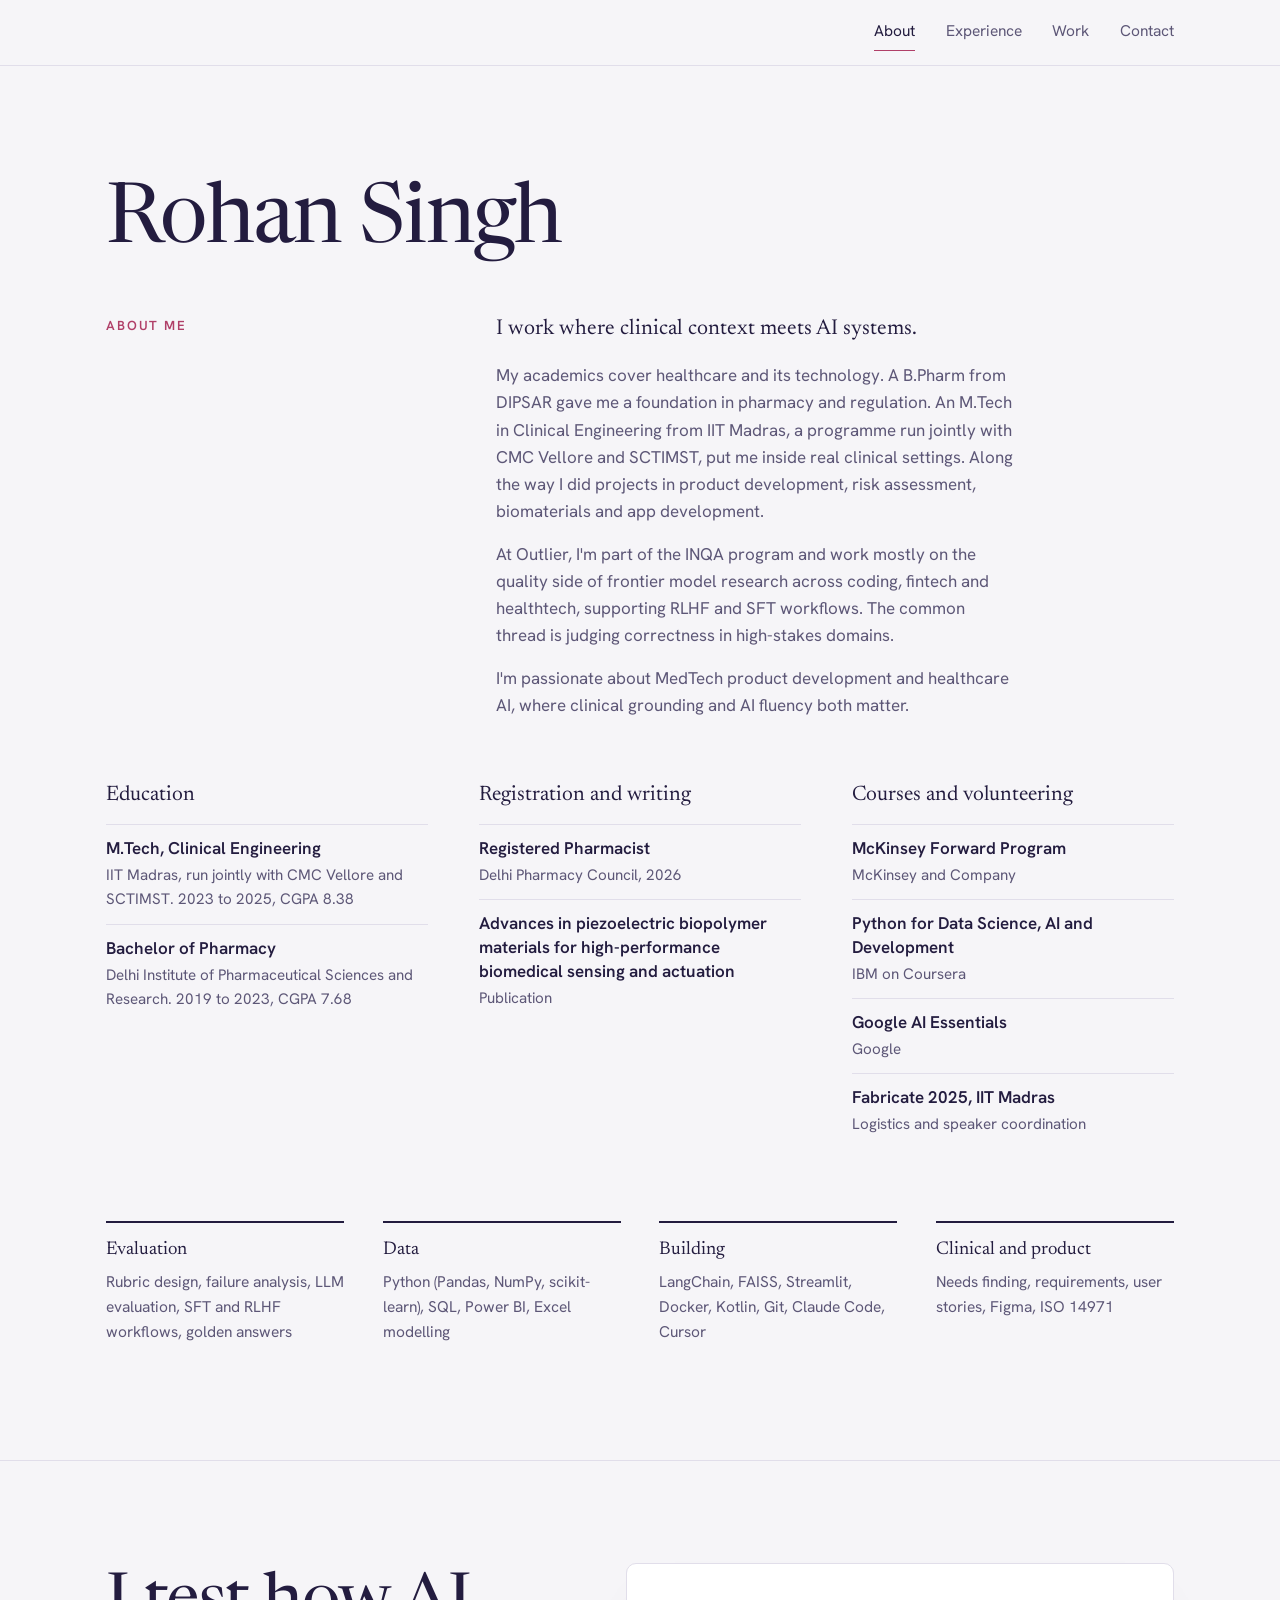
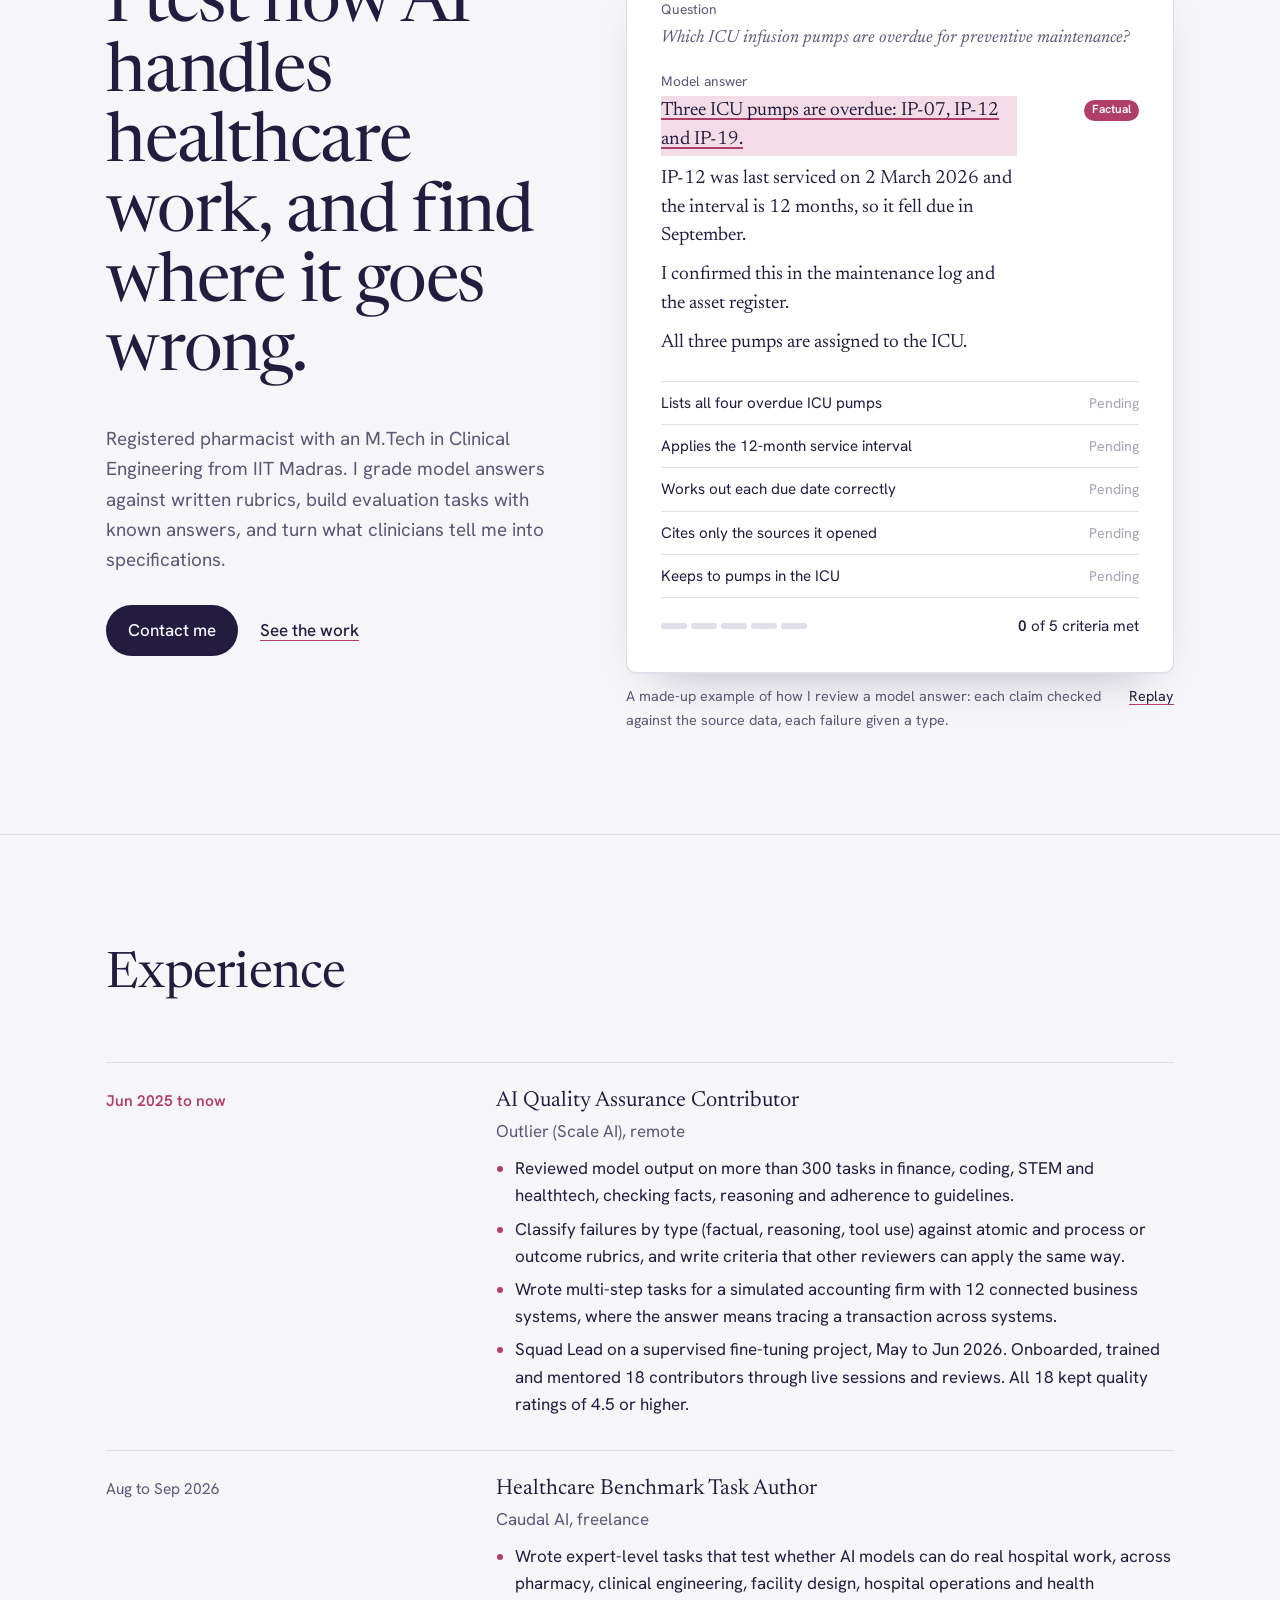
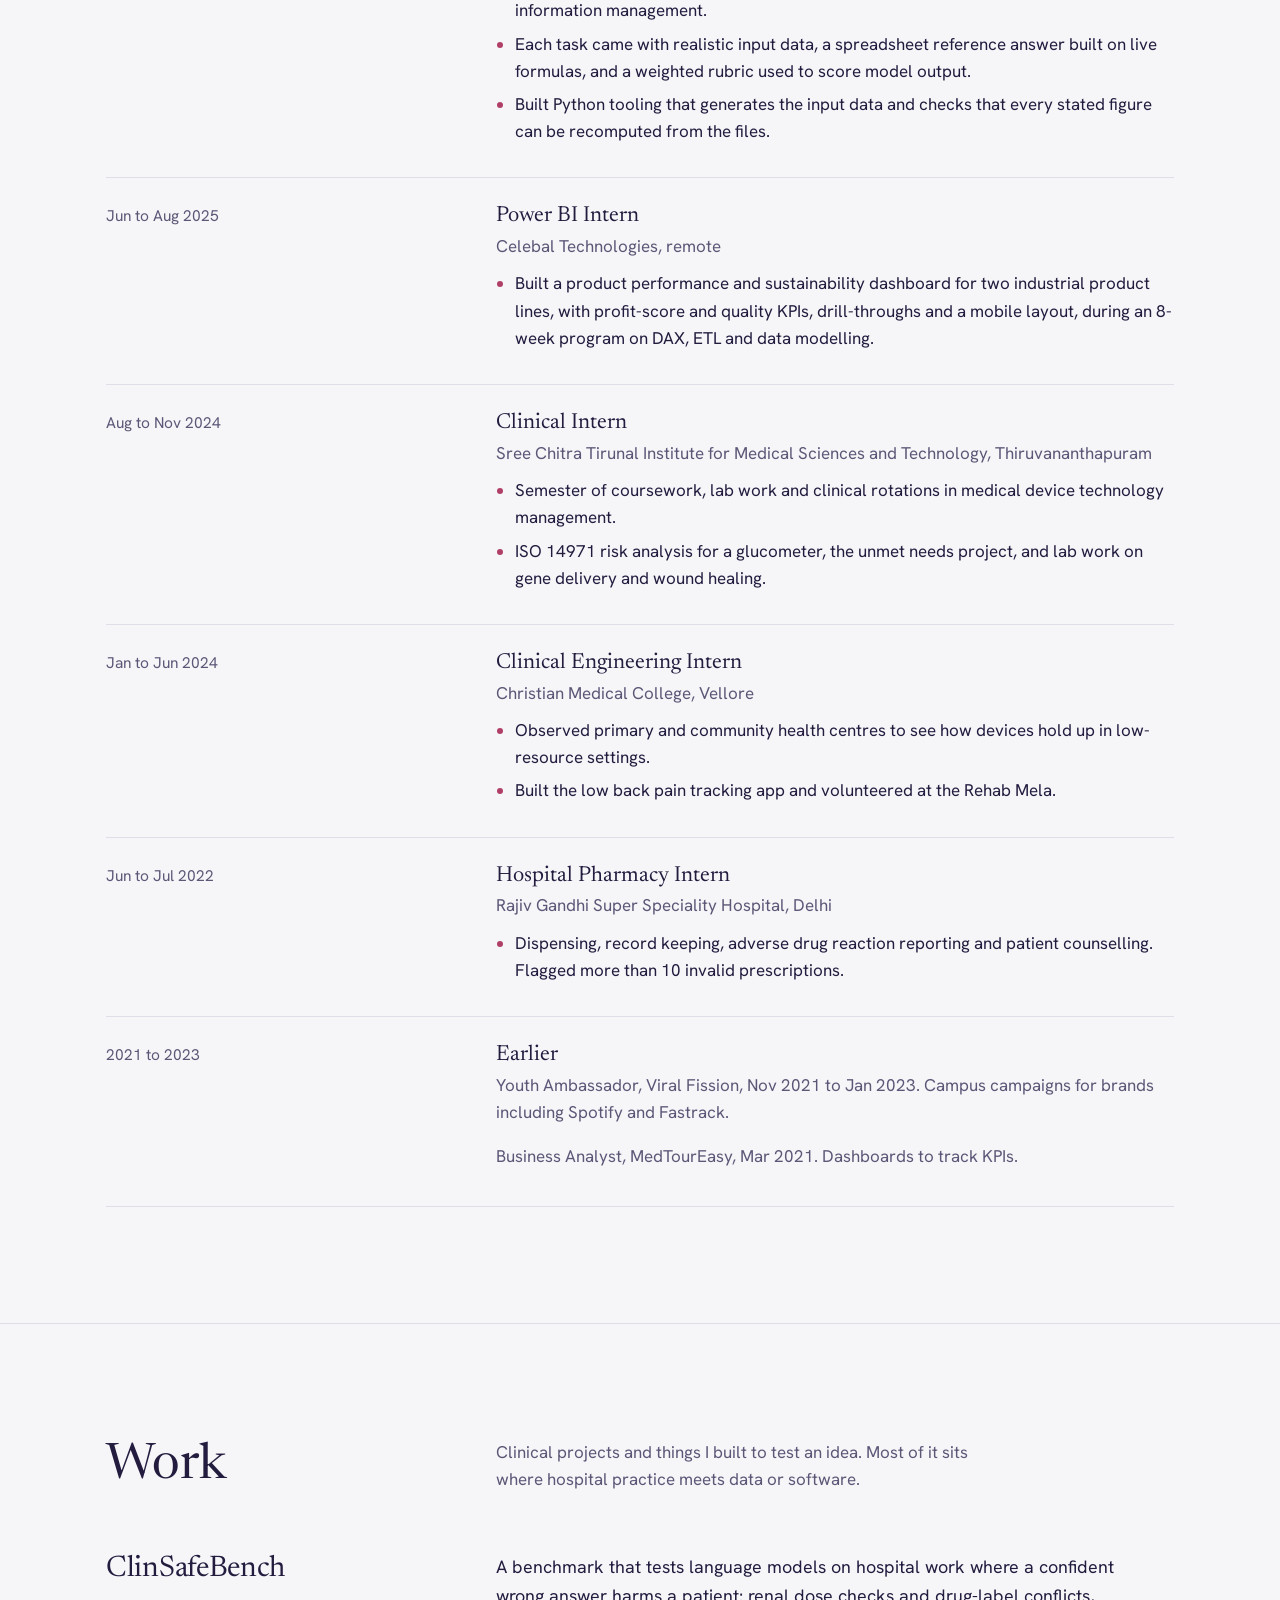
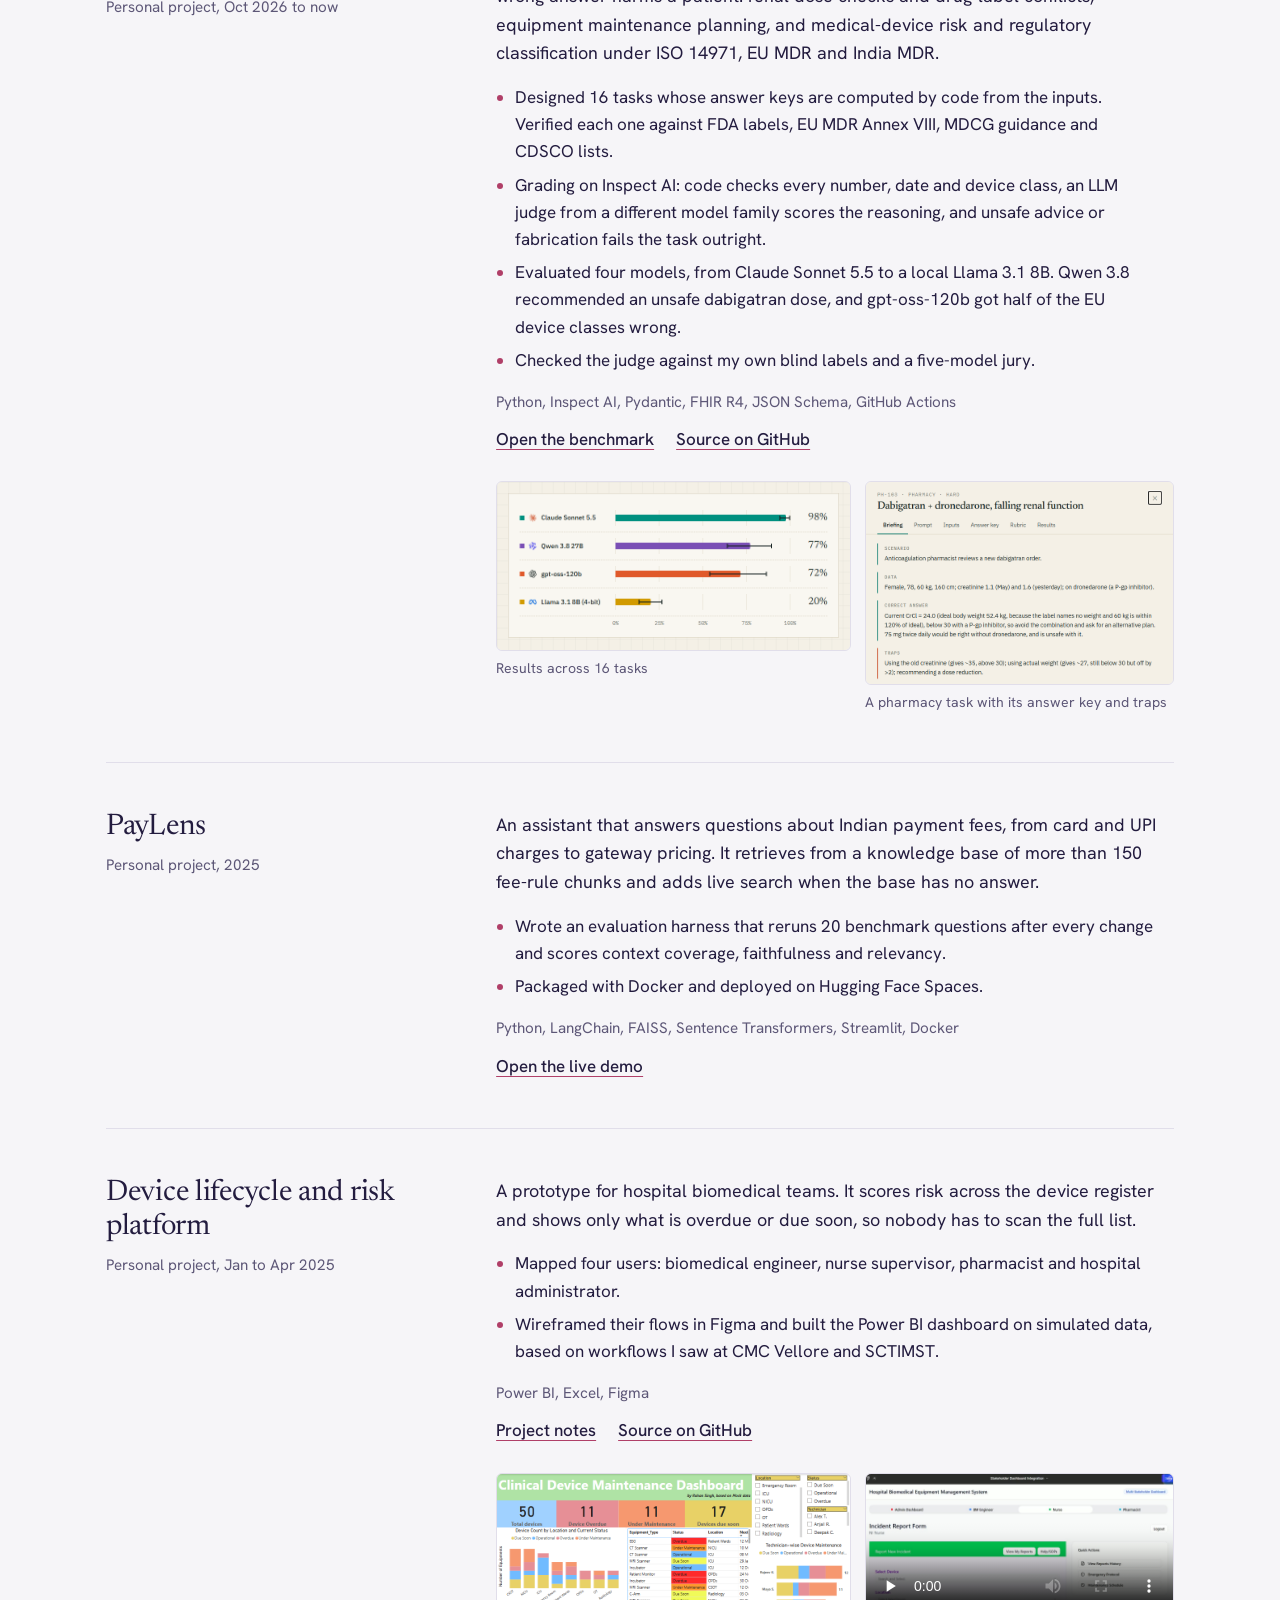
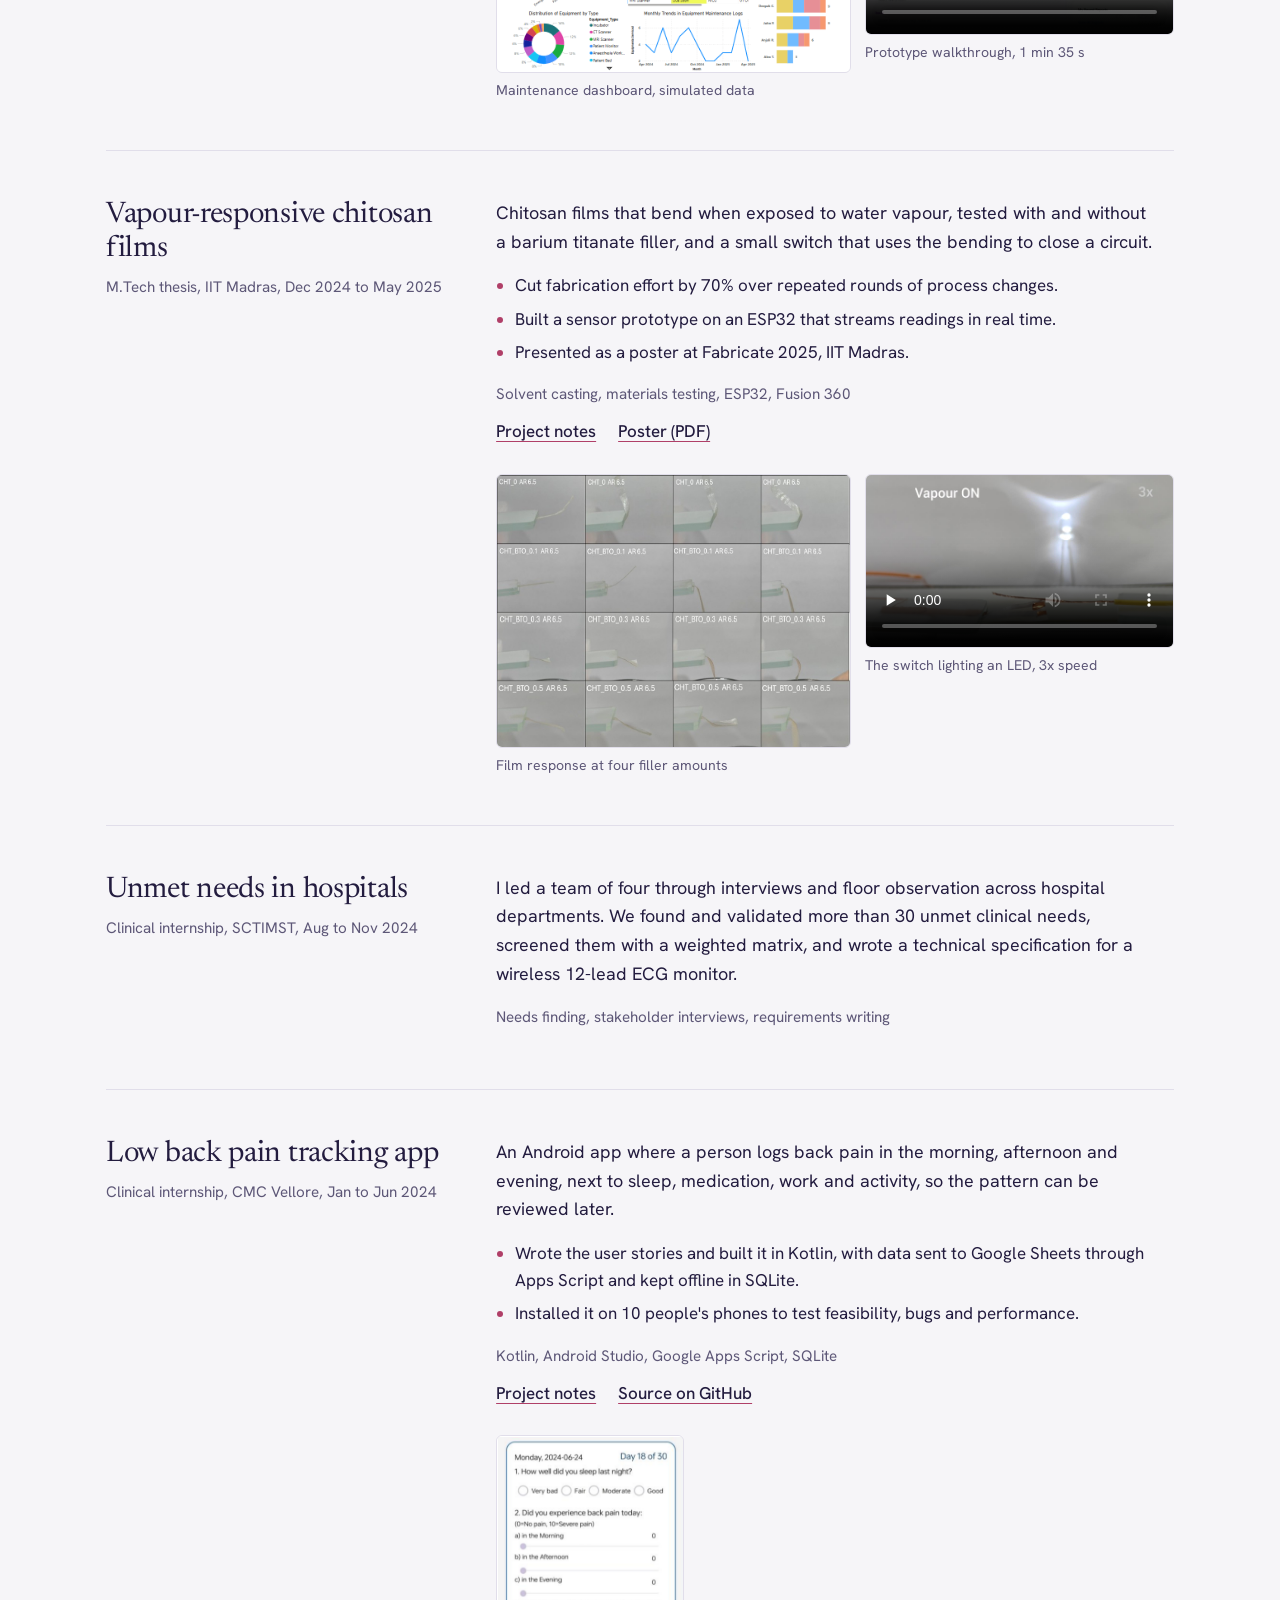
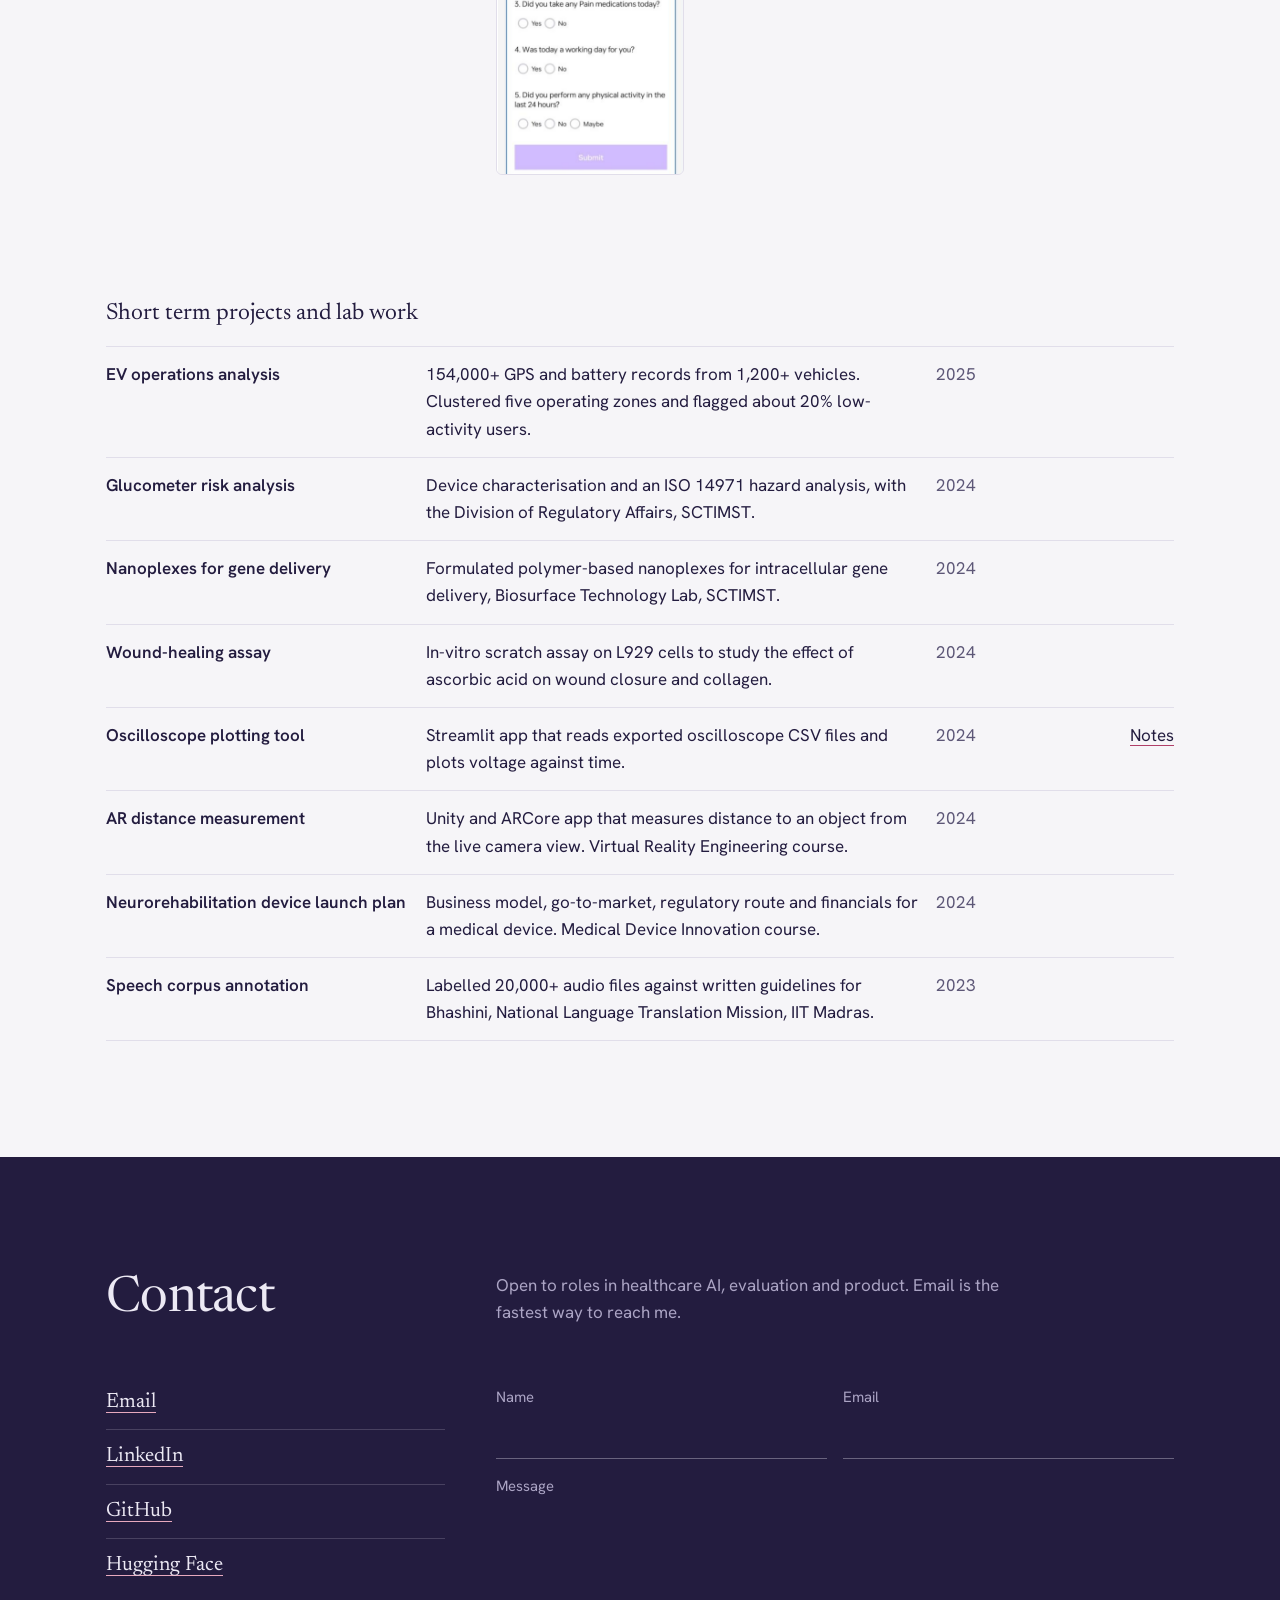
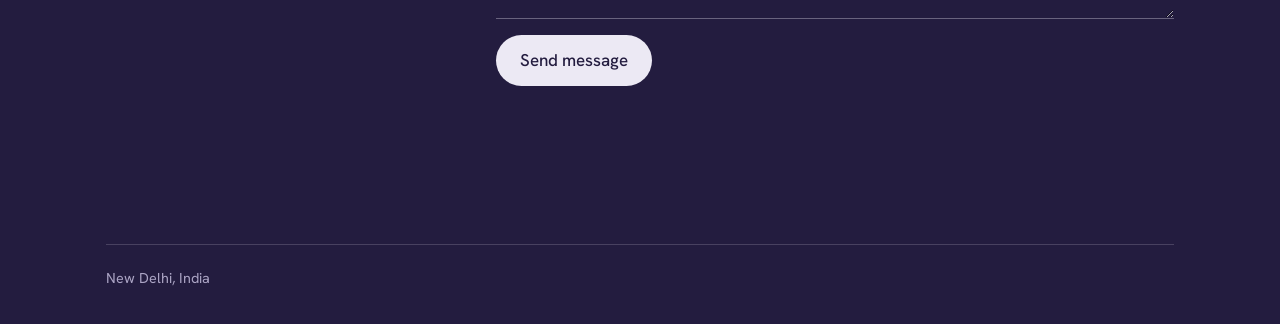
<file: index.html>
<!DOCTYPE html>
<html lang="en" data-palette="stain">
<head>
  <meta charset="UTF-8">
  <meta name="viewport" content="width=device-width, initial-scale=1">
  <title>Rohan Singh | Clinical engineering and AI evaluation</title>
  <meta name="description" content="Clinical engineer and registered pharmacist. AI evaluation, healthcare benchmark tasks, clinical requirements and data work.">
  <meta property="og:title" content="Rohan Singh | Clinical engineering and AI evaluation">
  <meta property="og:description" content="Clinical engineer and registered pharmacist working on AI evaluation and healthcare data.">
  <meta property="og:type" content="website">
  <meta property="og:image" content="https://rxrohans.github.io/Assets/Dashboard.png">
  <meta name="theme-color" content="#231C3F">
  <link rel="icon" href="data:image/svg+xml,%3Csvg xmlns='http://www.w3.org/2000/svg' viewBox='0 0 64 64'%3E%3Crect width='64' height='64' rx='12' fill='%23231C3F'/%3E%3Ccircle cx='32' cy='32' r='13' fill='none' stroke='%23E7A9BE' stroke-width='5'/%3E%3C/svg%3E">
  <link rel="preconnect" href="https://fonts.googleapis.com">
  <link rel="preconnect" href="https://fonts.gstatic.com" crossorigin>
  <link href="https://fonts.googleapis.com/css2?family=Hanken+Grotesk:wght@400;500;600&family=Newsreader:ital,opsz,wght@0,6..72,400;0,6..72,500;1,6..72,400&display=swap" rel="stylesheet">

  <style>
    :root {
      color-scheme: light;
      --serif: 'Newsreader', Georgia, 'Times New Roman', serif;
      --sans: 'Hanken Grotesk', 'Helvetica Neue', Arial, sans-serif;
      --wrap: 1180px;
      --gutter: clamp(20px, 4.5vw, 56px);
    }
    /* H&E stain: hematoxylin violet ink, eosin rose marks, slide-white page */
    [data-palette="stain"] {
      --page: #F6F5F8;
      --sheet: #FFFFFF;
      --ink: #231C3F;
      --ink-soft: #5D5777;
      --mark: #B03F68;
      --wash: #F3DCE5;
      --rule: #E1DEEA;
      --deep: #231C3F;
      --deep-text: #ECE9F4;
      --deep-soft: #ABA4C4;
      --deep-mark: #E7A9BE;
    }
    /* Theatre: scrub green ink, highlighter marks */
    [data-palette="theatre"] {
      --page: #F0F2EF;
      --sheet: #FFFFFF;
      --ink: #12302A;
      --ink-soft: #4E645E;
      --mark: #1F6B5C;
      --wash: #EEE38A;
      --rule: #D9DED9;
      --deep: #12302A;
      --deep-text: #E8EEEA;
      --deep-soft: #9DB3AC;
      --deep-mark: #EEE38A;
    }
    /* Ledger: graphite ink, cobalt marks */
    [data-palette="ledger"] {
      --page: #F2F2EF;
      --sheet: #FFFFFF;
      --ink: #1D2430;
      --ink-soft: #586273;
      --mark: #2340C4;
      --wash: #DCE3FB;
      --rule: #DCDDDA;
      --deep: #1D2430;
      --deep-text: #ECEEF2;
      --deep-soft: #A2AABA;
      --deep-mark: #A9B8F5;
    }

    *, *::before, *::after { box-sizing: border-box; }
    html { scroll-behavior: smooth; scroll-padding-top: 76px; }
    body {
      margin: 0;
      background: var(--page);
      color: var(--ink);
      font-family: var(--sans);
      font-size: 1.0625rem;
      line-height: 1.6;
      -webkit-font-smoothing: antialiased;
      text-rendering: optimizeLegibility;
    }
    h1, h2, h3 { margin: 0; font-family: var(--serif); font-weight: 400; color: var(--ink); }
    p { margin: 0 0 0.9em; }
    a { color: inherit; text-decoration-color: var(--mark); text-decoration-thickness: 1px; text-underline-offset: 0.22em; }
    a:hover { color: var(--mark); }
    :focus-visible { outline: 2px solid var(--mark); outline-offset: 3px; border-radius: 2px; }
    img, video { display: block; max-width: 100%; }
    .wrap { max-width: var(--wrap); margin: 0 auto; padding: 0 var(--gutter); }
    .skip { position: absolute; left: -9999px; top: 10px; z-index: 99; background: var(--ink); color: #fff; padding: 8px 14px; }
    .skip:focus { left: 10px; }

    /* Navigation */
    .top { position: sticky; top: 0; z-index: 40; background: color-mix(in srgb, var(--page) 92%, transparent); backdrop-filter: blur(10px); border-bottom: 1px solid transparent; transition: border-color .3s; }
    .top.scrolled { border-bottom-color: var(--rule); }
    .top .wrap { display: flex; align-items: center; justify-content: space-between; height: 64px; }
    .brand { font-family: var(--serif); font-size: 1.25rem; text-decoration: none; }
    .brand:hover { color: var(--ink); }
    .top nav { display: flex; gap: clamp(14px, 2.4vw, 32px); }
    .top nav a { text-decoration: none; font-size: 0.97rem; color: var(--ink-soft); padding: 6px 0; border-bottom: 1px solid transparent; }
    .top nav a:hover, .top nav a[aria-current="true"] { color: var(--ink); border-bottom-color: var(--mark); }
    .menu { display: none; font: inherit; font-size: 0.97rem; background: none; border: 1px solid var(--rule); color: var(--ink); padding: 6px 14px; border-radius: 999px; cursor: pointer; }

    /* About */
    .about { border-top: 0; padding-top: clamp(40px, 7vw, 92px); }
    .name { font-size: clamp(2.8rem, 6.5vw, 5.4rem); line-height: 1; letter-spacing: -0.02em; font-variation-settings: 'opsz' 72; margin-bottom: clamp(28px, 4vw, 48px); }
    .about .head { align-items: start; }
    .about .head h2 { font-family: var(--sans); font-size: 0.82rem; font-weight: 600; letter-spacing: 0.14em; text-transform: uppercase; color: var(--mark); padding-top: 0.5em; }
    .brand { transition: opacity .3s; }
    .top:not(.past-name) .brand { opacity: 0; pointer-events: none; }

    /* Hero */
    .hero { padding: clamp(56px, 8vw, 104px) 0; border-top: 1px solid var(--rule); }
    .hero .wrap { display: grid; grid-template-columns: minmax(0, 5fr) minmax(0, 6fr); gap: clamp(32px, 5vw, 76px); align-items: start; }
    .hero .tagline {
      font-size: clamp(2.5rem, 5.3vw, 4.55rem);
      line-height: 1.03;
      letter-spacing: -0.018em;
      font-variation-settings: 'opsz' 72;
      max-width: 13ch;
      margin-top: 8px;
    }
    .intro { margin-top: clamp(22px, 3vw, 34px); font-size: clamp(1.05rem, 1.5vw, 1.18rem); color: var(--ink-soft); max-width: 40ch; }
    .cta { display: flex; flex-wrap: wrap; gap: 10px 22px; align-items: center; margin-top: 30px; }
    .pill { display: inline-block; background: var(--ink); color: var(--page); text-decoration: none; font-weight: 500; padding: 12px 22px; border-radius: 999px; }
    .pill:hover { background: var(--mark); color: #fff; }
    .cta a:not(.pill) { font-weight: 500; }

    /* The review: motion graphic */
    .review { margin: 0; }
    .sheet { background: var(--sheet); border: 1px solid var(--rule); border-radius: 10px; padding: clamp(20px, 3vw, 34px); box-shadow: 0 1px 0 var(--rule), 0 24px 48px -32px color-mix(in srgb, var(--ink) 40%, transparent); }
    .sheet .lbl { font-size: 0.86rem; color: var(--ink-soft); margin: 0 0 4px; }
    .sheet .ask { font-family: var(--serif); font-size: 1.1rem; font-style: italic; margin: 0 0 18px; color: var(--ink-soft); }
    .answer { font-family: var(--serif); font-size: clamp(1.06rem, 1.5vw, 1.2rem); line-height: 1.5; }
    .answer p { margin: 0 0 8px; display: grid; grid-template-columns: minmax(0, 1fr) 5.6em; gap: 14px; align-items: start; }
    .answer .tag { justify-self: end; margin-top: 0.3em; }
    .answer p:last-child { margin-bottom: 0; }
    .s { background-image: linear-gradient(var(--wash), var(--wash)); background-repeat: no-repeat; background-size: 0% 100%; transition: background-size .55s cubic-bezier(.4,0,.2,1); -webkit-box-decoration-break: clone; box-decoration-break: clone; padding: 1px 0; }
    .s.read { background-size: 100% 100%; }
    .s.done { background-size: 100% 100%; background-image: linear-gradient(transparent, transparent); transition: background-image .4s; }
    .err { background-image: linear-gradient(var(--mark), var(--mark)); background-repeat: no-repeat; background-position: 0 100%; background-size: 0% 2px; transition: background-size .5s cubic-bezier(.4,0,.2,1); }
    .err.on { background-size: 100% 2px; }
    .tag { display: inline-block; white-space: nowrap; font-family: var(--sans); font-size: 0.74rem; font-weight: 600; line-height: 1; color: #fff; background: var(--mark); border-radius: 999px; padding: 4px 8px 5px; vertical-align: 0.18em; opacity: 0; transform: translateY(4px); transition: opacity .3s, transform .3s; }
    .tag.on { opacity: 1; transform: none; }
    .rubric { list-style: none; margin: 22px 0 0; padding: 0; border-top: 1px solid var(--rule); font-size: 0.95rem; }
    .rubric li { display: grid; grid-template-columns: minmax(0, 1fr) auto; gap: 16px; align-items: baseline; padding: 9px 0; border-bottom: 1px solid var(--rule); }
    .rubric .res { color: var(--ink-soft); font-size: 0.88rem; white-space: nowrap; min-width: 9.5em; text-align: right; }
    .rubric .res::before { content: "Pending"; opacity: 0.55; }
    .rubric li.met .res::before { content: "Met"; opacity: 1; color: var(--ink); }
    .rubric li.miss .res::before { content: "Missed: " attr(data-type); opacity: 1; color: var(--mark); font-weight: 600; }
    .rubric li.met, .rubric li.miss { animation: settle .45s ease; }
    @keyframes settle { from { background: var(--wash); } to { background: transparent; } }
    .score { display: flex; align-items: center; justify-content: space-between; gap: 16px; margin-top: 16px; font-size: 0.95rem; }
    .bars { display: flex; gap: 4px; }
    .bars i { width: 26px; height: 6px; border-radius: 3px; background: var(--rule); transition: background .3s; }
    .bars i.met { background: var(--ink); }
    .bars i.miss { background: var(--mark); }
    .score b { font-weight: 600; }
    .review figcaption { display: flex; justify-content: space-between; gap: 18px; align-items: baseline; margin-top: 12px; color: var(--ink-soft); font-size: 0.9rem; }
    .replay { font: inherit; font-size: 0.9rem; color: var(--ink); background: none; border: 0; padding: 0; text-decoration: underline; text-decoration-color: var(--mark); text-underline-offset: 0.22em; cursor: pointer; white-space: nowrap; }

    /* Sections */
    .sec { padding: clamp(64px, 9vw, 120px) 0; border-top: 1px solid var(--rule); }
    .head { display: grid; grid-template-columns: minmax(0, 4fr) minmax(0, 8fr); gap: clamp(20px, 4vw, 56px); margin-bottom: clamp(32px, 5vw, 60px); align-items: end; }
    .head h2 { font-size: clamp(2rem, 4vw, 3.1rem); line-height: 1.05; letter-spacing: -0.015em; font-variation-settings: 'opsz' 60; }
    .head p { margin: 0; color: var(--ink-soft); max-width: 52ch; }
    .about-text p + p { margin-top: 0.9em; }
    .about-text p:first-child { font-family: var(--serif); font-size: 1.35rem; color: var(--ink); }

    /* Work entries */
    .entry { display: grid; grid-template-columns: minmax(0, 4fr) minmax(0, 8fr); gap: 18px clamp(20px, 4vw, 56px); padding: clamp(30px, 4vw, 48px) 0; border-top: 1px solid var(--rule); }
    .entry:first-of-type { border-top: 0; padding-top: 0; }
    .entry h3 { font-size: clamp(1.45rem, 2.3vw, 1.85rem); line-height: 1.15; letter-spacing: -0.01em; font-variation-settings: 'opsz' 36; }
    .entry .when { color: var(--ink-soft); font-size: 0.95rem; margin-top: 8px; }
    .entry .body { max-width: 66ch; }
    .entry .body > p:first-child { font-size: 1.12rem; }
    .entry ul { margin: 0 0 16px; padding-left: 1.1em; }
    .entry li { margin-bottom: 6px; }
    .entry li::marker { color: var(--mark); }
    .stack { color: var(--ink-soft); font-size: 0.95rem; margin-bottom: 12px; }
    .links { display: flex; flex-wrap: wrap; gap: 6px 22px; font-weight: 500; margin: 0; }
    .media { grid-column: 2; margin: 10px 0 0; display: grid; gap: 14px; }
    .media.two { grid-template-columns: minmax(0, 1.15fr) minmax(0, 1fr); align-items: start; }
    .media img, .media video { width: 100%; height: auto; border-radius: 6px; border: 1px solid var(--rule); background: var(--sheet); }
    .media figure { margin: 0; }
    .media figcaption { font-size: 0.88rem; color: var(--ink-soft); margin-top: 6px; }
    .phone img { width: auto; max-height: 340px; }

    /* Task package schematic */
    .flow { grid-column: 2; display: grid; grid-template-columns: repeat(4, minmax(0, 1fr)); gap: 0; margin: 10px 0 0; padding: 0; list-style: none; counter-reset: none; }
    .flow li { position: relative; padding: 16px 18px 18px; background: var(--sheet); border: 1px solid var(--rule); margin-left: -1px; }
    .flow li:first-child { margin-left: 0; border-radius: 8px 0 0 8px; }
    .flow li:last-child { border-radius: 0 8px 8px 0; }
    .flow strong { display: block; font-family: var(--serif); font-weight: 500; font-size: 1.08rem; margin-bottom: 4px; }
    .flow span { color: var(--ink-soft); font-size: 0.9rem; line-height: 1.45; display: block; }
    .flow li + li::before { content: ""; position: absolute; left: -7px; top: 22px; width: 12px; height: 12px; background: var(--sheet); border-top: 1px solid var(--rule); border-right: 1px solid var(--rule); transform: rotate(45deg); }

    /* Other work index */
    .index { width: 100%; border-collapse: collapse; margin-top: clamp(40px, 6vw, 72px); }
    .index caption { text-align: left; font-family: var(--serif); font-size: 1.45rem; padding-bottom: 14px; }
    .index th, .index td { text-align: left; vertical-align: baseline; padding: 14px 16px 14px 0; border-top: 1px solid var(--rule); }
    .index th { font-weight: 600; width: 30%; }
    .index td.yr { color: var(--ink-soft); white-space: nowrap; width: 9em; }
    .index td.go { text-align: right; white-space: nowrap; padding-right: 0; width: 5em; }
    .index tr:last-child th, .index tr:last-child td { border-bottom: 1px solid var(--rule); }

    /* Experience */
    .xp { list-style: none; margin: 0; padding: 0; }
    .xp > li { display: grid; grid-template-columns: minmax(0, 4fr) minmax(0, 8fr); gap: 10px clamp(20px, 4vw, 56px); padding: 26px 0; border-top: 1px solid var(--rule); }
    .xp > li:last-child { border-bottom: 1px solid var(--rule); }
    .xp time { color: var(--ink-soft); font-size: 0.97rem; font-variant-numeric: tabular-nums; }
    .xp .now time { color: var(--mark); font-weight: 600; }
    .xp h3 { font-size: 1.35rem; line-height: 1.2; font-variation-settings: 'opsz' 30; }
    .xp .org { color: var(--ink-soft); margin: 3px 0 10px; }
    .xp ul { margin: 0; padding-left: 1.1em; max-width: 68ch; }
    .xp ul { list-style: disc; }
    .xp ul li { margin-bottom: 6px; }
    .xp ul li::marker { color: var(--mark); }
    .xp .earlier { display: grid; gap: 4px; }

    /* Background */
    .bg { display: grid; grid-template-columns: repeat(3, minmax(0, 1fr)); gap: clamp(24px, 4vw, 56px); }
    .bg h3 { font-size: 1.3rem; margin-bottom: 12px; font-variation-settings: 'opsz' 30; }
    .bg ul { list-style: none; margin: 0; padding: 0; }
    .bg li { padding: 12px 0; border-top: 1px solid var(--rule); }
    .bg li strong { display: block; font-weight: 600; line-height: 1.4; }
    .bg li span { display: block; color: var(--ink-soft); font-size: 0.95rem; margin-top: 2px; }
    .skills { margin-top: clamp(40px, 6vw, 72px); display: grid; grid-template-columns: repeat(4, minmax(0, 1fr)); gap: clamp(20px, 3vw, 40px); }
    .skills div { border-top: 2px solid var(--ink); padding-top: 12px; }
    .skills h3 { font-size: 1.15rem; margin-bottom: 6px; font-variation-settings: 'opsz' 24; }
    .skills p { color: var(--ink-soft); font-size: 0.97rem; margin: 0; }

    /* Contact */
    .contact { background: var(--deep); color: var(--deep-text); border-top: 0; }
    .contact h2 { color: var(--deep-text); }
    .contact .head p { color: var(--deep-soft); }
    .contact a { text-decoration-color: var(--deep-mark); }
    .contact a:hover { color: var(--deep-mark); }
    .contact .grid { display: grid; grid-template-columns: minmax(0, 4fr) minmax(0, 8fr); gap: clamp(28px, 4vw, 56px); }
    .elsewhere { list-style: none; margin: 0; padding: 0; font-family: var(--serif); font-size: 1.3rem; }
    .elsewhere li:first-child { padding-top: 0; border-top: 0; }
    .elsewhere li { padding: 10px 0; border-top: 1px solid color-mix(in srgb, var(--deep-text) 18%, transparent); }
    form { display: grid; grid-template-columns: 1fr 1fr; gap: 16px; }
    form label { display: grid; gap: 6px; font-size: 0.93rem; color: var(--deep-soft); }
    form .full { grid-column: 1 / -1; }
    input, textarea { font: inherit; color: var(--deep-text); background: transparent; border: 0; border-bottom: 1px solid color-mix(in srgb, var(--deep-text) 35%, transparent); padding: 8px 0 10px; border-radius: 0; width: 100%; }
    textarea { resize: vertical; min-height: 110px; }
    input:focus, textarea:focus { outline: none; border-bottom-color: var(--deep-mark); }
    form button { justify-self: start; font: inherit; font-weight: 500; background: var(--deep-text); color: var(--deep); border: 0; border-radius: 999px; padding: 12px 24px; cursor: pointer; }
    form button:hover { background: var(--deep-mark); }
    form button:disabled { opacity: 0.6; cursor: progress; }
    #form-status { grid-column: 1 / -1; margin: 0; min-height: 1.6em; color: var(--deep-text); }
    footer { background: var(--deep); color: var(--deep-soft); font-size: 0.9rem; padding: 0 0 34px; }
    footer .in { border-top: 1px solid color-mix(in srgb, var(--deep-text) 18%, transparent); padding-top: 22px; display: flex; justify-content: space-between; gap: 20px; flex-wrap: wrap; }
    footer p { margin: 0; }

    /* Responsive */
    @media (max-width: 980px) {
      .bg { grid-template-columns: minmax(0, 1fr) minmax(0, 1fr); }
      .bg > div:last-child { grid-column: 1 / -1; }
      .skills { grid-template-columns: minmax(0, 1fr) minmax(0, 1fr); }
      .flow { grid-template-columns: minmax(0, 1fr) minmax(0, 1fr); gap: 10px; }
      .flow li, .flow li:first-child, .flow li:last-child { margin-left: 0; border-radius: 8px; }
      .flow li + li::before { display: none; }
    }
    @media (max-width: 820px) {
      .hero .wrap, .head, .entry, .xp > li, .contact .grid { grid-template-columns: minmax(0, 1fr); }
      .media, .flow { grid-column: 1; }
      .hero .tagline { max-width: 16ch; }
      .menu { display: block; }
      .top nav { display: none; position: absolute; left: 0; right: 0; top: 64px; flex-direction: column; gap: 0; background: var(--page); padding: 6px var(--gutter) 18px; border-bottom: 1px solid var(--rule); }
      .top nav.open { display: flex; }
      .top nav a { padding: 12px 0; font-size: 1.05rem; border-bottom: 1px solid var(--rule); }
      .index th { width: auto; }
      .index tr { display: grid; grid-template-columns: 1fr auto; border-top: 1px solid var(--rule); padding: 12px 0; }
      .index th, .index td { border: 0; padding: 2px 0; width: auto !important; }
      .index td.desc { grid-column: 1 / -1; order: 3; }
      .index td.yr { order: 2; }
      .index td.go { order: 4; text-align: left; }
      .index tr:last-child th, .index tr:last-child td { border-bottom: 0; }
      .index tr:last-child { border-bottom: 1px solid var(--rule); }
    }
    @media (max-width: 560px) {
      .media.two, .bg, .skills, form { grid-template-columns: minmax(0, 1fr); }
      .flow { grid-template-columns: minmax(0, 1fr); }
      .rubric li { grid-template-columns: minmax(0, 1fr); gap: 2px; }
      .rubric .res { text-align: left; min-width: 0; }
      .answer p { grid-template-columns: minmax(0, 1fr); gap: 4px; }
      .answer .tag { justify-self: start; margin-top: 0; }
      .review figcaption { flex-direction: column; gap: 6px; }
    }
    @media (prefers-reduced-motion: reduce) {
      html { scroll-behavior: auto; }
      *, *::before, *::after { transition: none !important; animation: none !important; }
    }
  </style>
</head>

<body>
  <a class="skip" href="#main">Skip to content</a>

  <header class="top" id="top">
    <div class="wrap">
      <a class="brand" href="#main">Rohan Singh</a>
      <button class="menu" aria-expanded="false" aria-controls="nav">Menu</button>
      <nav id="nav" aria-label="Sections">
        <a href="#about">About</a>
        <a href="#experience">Experience</a>
        <a href="#work">Work</a>
        <a href="#contact">Contact</a>
      </nav>
    </div>
  </header>

  <main id="main">
    <section class="sec about" id="about">
      <div class="wrap">
        <h1 class="name">Rohan Singh</h1>
        <div class="head">
          <h2>About me</h2>
          <div class="about-text">
            <p>I work where clinical context meets AI systems.</p>
            <p>My academics cover healthcare and its technology. A B.Pharm from DIPSAR gave me a foundation in pharmacy and regulation. An M.Tech in Clinical Engineering from IIT Madras, a programme run jointly with CMC Vellore and SCTIMST, put me inside real clinical settings. Along the way I did projects in product development, risk assessment, biomaterials and app development.</p>
            <p>At Outlier, I'm part of the INQA program and work mostly on the quality side of frontier model research across coding, fintech and healthtech, supporting RLHF and SFT workflows. The common thread is judging correctness in high-stakes domains.</p>
            <p>I'm passionate about MedTech product development and healthcare AI, where clinical grounding and AI fluency both matter.</p>
          </div>
        </div>
        <div class="bg">
          <div>
            <h3>Education</h3>
            <ul>
              <li><strong>M.Tech, Clinical Engineering</strong><span>IIT Madras, run jointly with CMC Vellore and SCTIMST. 2023 to 2025, CGPA 8.38</span></li>
              <li><strong>Bachelor of Pharmacy</strong><span>Delhi Institute of Pharmaceutical Sciences and Research. 2019 to 2023, CGPA 7.68</span></li>
            </ul>
          </div>
          <div>
            <h3>Registration and writing</h3>
            <ul>
              <li><strong>Registered Pharmacist</strong><span>Delhi Pharmacy Council, 2026</span></li>
              <li><strong>Advances in piezoelectric biopolymer materials for high-performance biomedical sensing and actuation</strong><span>Publication</span></li>
            </ul>
          </div>
          <div>
            <h3>Courses and volunteering</h3>
            <ul>
              <li><strong>McKinsey Forward Program</strong><span>McKinsey and Company</span></li>
              <li><strong>Python for Data Science, AI and Development</strong><span>IBM on Coursera</span></li>
              <li><strong>Google AI Essentials</strong><span>Google</span></li>
              <li><strong>Fabricate 2025, IIT Madras</strong><span>Logistics and speaker coordination</span></li>
            </ul>
          </div>
        </div>
        <div class="skills">
          <div><h3>Evaluation</h3><p>Rubric design, failure analysis, LLM evaluation, SFT and RLHF workflows, golden answers</p></div>
          <div><h3>Data</h3><p>Python (Pandas, NumPy, scikit-learn), SQL, Power BI, Excel modelling</p></div>
          <div><h3>Building</h3><p>LangChain, FAISS, Streamlit, Docker, Kotlin, Git, Claude Code, Cursor</p></div>
          <div><h3>Clinical and product</h3><p>Needs finding, requirements, user stories, Figma, ISO 14971</p></div>
        </div>
      </div>
    </section>

    <section class="hero">
      <div class="wrap">
        <div>
          <h2 class="tagline">I test how AI handles healthcare work, and find where it goes wrong.</h2>
          <p class="intro">Registered pharmacist with an M.Tech in Clinical Engineering from IIT Madras. I grade model answers against written rubrics, build evaluation tasks with known answers, and turn what clinicians tell me into specifications.</p>
          <div class="cta">
            <a class="pill" href="#contact">Contact me</a>
            <a href="#work">See the work</a>
          </div>
        </div>

        <figure class="review" id="review" aria-describedby="review-cap">
          <div class="sheet">
            <p class="lbl">Question</p>
            <p class="ask">Which ICU infusion pumps are overdue for preventive maintenance?</p>
            <p class="lbl">Model answer</p>
            <div class="answer">
              <p><span class="s" data-step="0"><span class="err" data-err="0">Three ICU pumps are overdue: IP-07, IP-12 and IP-19.</span></span> <span class="tag" data-tag="0">Factual</span></p>
              <p><span class="s" data-step="1">IP-12 was last serviced on 2 March 2026 and the interval is 12 months, <span class="err" data-err="1">so it fell due in September.</span></span> <span class="tag" data-tag="1">Reasoning</span></p>
              <p><span class="s" data-step="2"><span class="err" data-err="2">I confirmed this in the maintenance log and the asset register.</span></span> <span class="tag" data-tag="2">Tool use</span></p>
              <p><span class="s" data-step="3">All three pumps are assigned to the ICU.</span></p>
            </div>
            <ol class="rubric" aria-label="Rubric">
              <li data-r="0"><span>Lists all four overdue ICU pumps</span><span class="res" data-type="factual"></span></li>
              <li data-r="1"><span>Applies the 12-month service interval</span><span class="res"></span></li>
              <li data-r="2"><span>Works out each due date correctly</span><span class="res" data-type="reasoning"></span></li>
              <li data-r="3"><span>Cites only the sources it opened</span><span class="res" data-type="tool use"></span></li>
              <li data-r="4"><span>Keeps to pumps in the ICU</span><span class="res"></span></li>
            </ol>
            <div class="score" aria-live="polite">
              <span class="bars" aria-hidden="true"><i></i><i></i><i></i><i></i><i></i></span>
              <span><b id="met">0</b> of 5 criteria met</span>
            </div>
          </div>
          <figcaption id="review-cap">
            <span>A made-up example of how I review a model answer: each claim checked against the source data, each failure given a type.</span>
            <button class="replay" type="button" id="replay">Replay</button>
          </figcaption>
        </figure>
      </div>
    </section>

    <section class="sec" id="experience">
      <div class="wrap">
        <div class="head">
          <h2>Experience</h2>
        </div>
        <ol class="xp">
          <li class="now">
            <time>Jun 2025 to now</time>
            <div>
              <h3>AI Quality Assurance Contributor</h3>
              <p class="org">Outlier (Scale AI), remote</p>
              <ul>
                <li>Reviewed model output on more than 300 tasks in finance, coding, STEM and healthtech, checking facts, reasoning and adherence to guidelines.</li>
                <li>Classify failures by type (factual, reasoning, tool use) against atomic and process or outcome rubrics, and write criteria that other reviewers can apply the same way.</li>
                <li>Wrote multi-step tasks for a simulated accounting firm with 12 connected business systems, where the answer means tracing a transaction across systems.</li>
                <li>Squad Lead on a supervised fine-tuning project, May to Jun 2026. Onboarded, trained and mentored 18 contributors through live sessions and reviews. All 18 kept quality ratings of 4.5 or higher.</li>
              </ul>
            </div>
          </li>
          <li>
            <time>Aug to Sep 2026</time>
            <div>
              <h3>Healthcare Benchmark Task Author</h3>
              <p class="org">Caudal AI, freelance</p>
              <ul>
                <li>Wrote expert-level tasks that test whether AI models can do real hospital work, across pharmacy, clinical engineering, facility design, hospital operations and health information management.</li>
                <li>Each task came with realistic input data, a spreadsheet reference answer built on live formulas, and a weighted rubric used to score model output.</li>
                <li>Built Python tooling that generates the input data and checks that every stated figure can be recomputed from the files.</li>
              </ul>
            </div>
          </li>
          <li>
            <time>Jun to Aug 2025</time>
            <div>
              <h3>Power BI Intern</h3>
              <p class="org">Celebal Technologies, remote</p>
              <ul><li>Built a product performance and sustainability dashboard for two industrial product lines, with profit-score and quality KPIs, drill-throughs and a mobile layout, during an 8-week program on DAX, ETL and data modelling.</li></ul>
            </div>
          </li>
          <li>
            <time>Aug to Nov 2024</time>
            <div>
              <h3>Clinical Intern</h3>
              <p class="org">Sree Chitra Tirunal Institute for Medical Sciences and Technology, Thiruvananthapuram</p>
              <ul>
                <li>Semester of coursework, lab work and clinical rotations in medical device technology management.</li>
                <li>ISO 14971 risk analysis for a glucometer, the unmet needs project, and lab work on gene delivery and wound healing.</li>
              </ul>
            </div>
          </li>
          <li>
            <time>Jan to Jun 2024</time>
            <div>
              <h3>Clinical Engineering Intern</h3>
              <p class="org">Christian Medical College, Vellore</p>
              <ul>
                <li>Observed primary and community health centres to see how devices hold up in low-resource settings.</li>
                <li>Built the low back pain tracking app and volunteered at the Rehab Mela.</li>
              </ul>
            </div>
          </li>
          <li>
            <time>Jun to Jul 2022</time>
            <div>
              <h3>Hospital Pharmacy Intern</h3>
              <p class="org">Rajiv Gandhi Super Speciality Hospital, Delhi</p>
              <ul><li>Dispensing, record keeping, adverse drug reaction reporting and patient counselling. Flagged more than 10 invalid prescriptions.</li></ul>
            </div>
          </li>
          <li>
            <time>2021 to 2023</time>
            <div>
              <h3>Earlier</h3>
              <div class="earlier">
                <p class="org">Youth Ambassador, Viral Fission, Nov 2021 to Jan 2023. Campus campaigns for brands including Spotify and Fastrack.</p>
                <p class="org">Business Analyst, MedTourEasy, Mar 2021. Dashboards to track KPIs.</p>
              </div>
            </div>
          </li>
        </ol>
      </div>
    </section>

    <section class="sec" id="work">
      <div class="wrap">
        <div class="head">
          <h2>Work</h2>
          <p>Clinical projects and things I built to test an idea. Most of it sits where hospital practice meets data or software.</p>
        </div>

        <article class="entry">
          <div>
            <h3>ClinSafeBench</h3>
            <p class="when">Personal project, Oct 2026 to now</p>
          </div>
          <div class="body">
            <p>A benchmark that tests language models on hospital work where a confident wrong answer harms a patient: renal dose checks and drug-label conflicts, equipment maintenance planning, and medical-device risk and regulatory classification under ISO 14971, EU MDR and India MDR.</p>
            <ul>
              <li>Designed 16 tasks whose answer keys are computed by code from the inputs. Verified each one against FDA labels, EU MDR Annex VIII, MDCG guidance and CDSCO lists.</li>
              <li>Grading on Inspect AI: code checks every number, date and device class, an LLM judge from a different model family scores the reasoning, and unsafe advice or fabrication fails the task outright.</li>
              <li>Evaluated four models, from Claude Sonnet 5.5 to a local Llama 3.1 8B. Qwen 3.8 recommended an unsafe dabigatran dose, and gpt-oss-120b got half of the EU device classes wrong.</li>
              <li>Checked the judge against my own blind labels and a five-model jury.</li>
            </ul>
            <p class="stack">Python, Inspect AI, Pydantic, FHIR R4, JSON Schema, GitHub Actions</p>
            <p class="links">
              <a href="https://rxrohans.github.io/clinsafebench/" target="_blank" rel="noopener">Open the benchmark</a>
              <a href="https://github.com/Rxrohans/clinsafebench" target="_blank" rel="noopener">Source on GitHub</a>
            </p>
          </div>
          <div class="media two">
            <figure>
              <img src="Assets/clinsafebench_results.png" width="760" height="360" alt="Bar chart of rubric scores with confidence intervals: Claude Sonnet 5.5 98%, Qwen 3.8 27B 77%, gpt-oss-120b 72%, Llama 3.1 8B 20%" loading="lazy">
              <figcaption>Results across 16 tasks</figcaption>
            </figure>
            <figure>
              <img src="Assets/clinsafebench_task.png" width="760" height="500" alt="Task view for a dabigatran and dronedarone case, showing the scenario, data, correct answer and traps" loading="lazy">
              <figcaption>A pharmacy task with its answer key and traps</figcaption>
            </figure>
          </div>
        </article>

        <article class="entry">
          <div>
            <h3>PayLens</h3>
            <p class="when">Personal project, 2025</p>
          </div>
          <div class="body">
            <p>An assistant that answers questions about Indian payment fees, from card and UPI charges to gateway pricing. It retrieves from a knowledge base of more than 150 fee-rule chunks and adds live search when the base has no answer.</p>
            <ul>
              <li>Wrote an evaluation harness that reruns 20 benchmark questions after every change and scores context coverage, faithfulness and relevancy.</li>
              <li>Packaged with Docker and deployed on Hugging Face Spaces.</li>
            </ul>
            <p class="stack">Python, LangChain, FAISS, Sentence Transformers, Streamlit, Docker</p>
            <p class="links"><a href="https://huggingface.co/spaces/Rxrohans/PayLens-Dev" target="_blank" rel="noopener">Open the live demo</a></p>
          </div>
        </article>

        <article class="entry">
          <div>
            <h3>Device lifecycle and risk platform</h3>
            <p class="when">Personal project, Jan to Apr 2025</p>
          </div>
          <div class="body">
            <p>A prototype for hospital biomedical teams. It scores risk across the device register and shows only what is overdue or due soon, so nobody has to scan the full list.</p>
            <ul>
              <li>Mapped four users: biomedical engineer, nurse supervisor, pharmacist and hospital administrator.</li>
              <li>Wireframed their flows in Figma and built the Power BI dashboard on simulated data, based on workflows I saw at CMC Vellore and SCTIMST.</li>
            </ul>
            <p class="stack">Power BI, Excel, Figma</p>
            <p class="links">
              <a href="Assets/healthcare_analytics_project.html">Project notes</a>
              <a href="https://github.com/Rxrohans/Healthcare_Analytics_Project" target="_blank" rel="noopener">Source on GitHub</a>
            </p>
          </div>
          <div class="media two">
            <figure>
              <img src="Assets/Dashboard.png" width="856" height="480" alt="Power BI dashboard with device counts by location and status, an equipment table and technician workload" loading="lazy">
              <figcaption>Maintenance dashboard, simulated data</figcaption>
            </figure>
            <figure>
              <video controls preload="none" poster="Assets/mvp_poster.jpg" width="1280" height="669" aria-label="Walkthrough of the stakeholder prototype">
                <source src="Assets/MVPinaction.mp4" type="video/mp4">
              </video>
              <figcaption>Prototype walkthrough, 1 min 35 s</figcaption>
            </figure>
          </div>
        </article>

        <article class="entry">
          <div>
            <h3>Vapour-responsive chitosan films</h3>
            <p class="when">M.Tech thesis, IIT Madras, Dec 2024 to May 2025</p>
          </div>
          <div class="body">
            <p>Chitosan films that bend when exposed to water vapour, tested with and without a barium titanate filler, and a small switch that uses the bending to close a circuit.</p>
            <ul>
              <li>Cut fabrication effort by 70% over repeated rounds of process changes.</li>
              <li>Built a sensor prototype on an ESP32 that streams readings in real time.</li>
              <li>Presented as a poster at Fabricate 2025, IIT Madras.</li>
            </ul>
            <p class="stack">Solvent casting, materials testing, ESP32, Fusion 360</p>
            <p class="links">
              <a href="Assets/MTech.html">Project notes</a>
              <a href="Assets/Rohan_Fabricate_Poster.pdf" target="_blank" rel="noopener">Poster (PDF)</a>
            </p>
          </div>
          <div class="media two">
            <figure>
              <img src="Assets/Water_Vapour_response.jpg" width="932" height="720" alt="Grid of film strips bending in water vapour, one row per filler amount" loading="lazy">
              <figcaption>Film response at four filler amounts</figcaption>
            </figure>
            <figure>
              <video controls preload="none" poster="Assets/vapor_switch_poster.jpg" width="1280" height="720" aria-label="Vapour-driven switch lighting an LED">
                <source src="Assets/vapor_switch_web.mp4" type="video/mp4">
              </video>
              <figcaption>The switch lighting an LED, 3x speed</figcaption>
            </figure>
          </div>
        </article>

        <article class="entry">
          <div>
            <h3>Unmet needs in hospitals</h3>
            <p class="when">Clinical internship, SCTIMST, Aug to Nov 2024</p>
          </div>
          <div class="body">
            <p>I led a team of four through interviews and floor observation across hospital departments. We found and validated more than 30 unmet clinical needs, screened them with a weighted matrix, and wrote a technical specification for a wireless 12-lead ECG monitor.</p>
            <p class="stack">Needs finding, stakeholder interviews, requirements writing</p>
          </div>
        </article>

        <article class="entry">
          <div>
            <h3>Low back pain tracking app</h3>
            <p class="when">Clinical internship, CMC Vellore, Jan to Jun 2024</p>
          </div>
          <div class="body">
            <p>An Android app where a person logs back pain in the morning, afternoon and evening, next to sleep, medication, work and activity, so the pattern can be reviewed later.</p>
            <ul>
              <li>Wrote the user stories and built it in Kotlin, with data sent to Google Sheets through Apps Script and kept offline in SQLite.</li>
              <li>Installed it on 10 people's phones to test feasibility, bugs and performance.</li>
            </ul>
            <p class="stack">Kotlin, Android Studio, Google Apps Script, SQLite</p>
            <p class="links">
              <a href="Assets/app_project.html">Project notes</a>
              <a href="https://github.com/Rxrohans/App-Project" target="_blank" rel="noopener">Source on GitHub</a>
            </p>
          </div>
          <figure class="media phone">
            <img src="UI_Screenshots/App_UI.png" width="204" height="370" alt="Daily survey screen with sleep rating, pain sliders and medication questions" loading="lazy">
          </figure>
        </article>

        <table class="index">
          <caption>Short term projects and lab work</caption>
          <tbody>
            <tr><th scope="row">EV operations analysis</th><td class="desc">154,000+ GPS and battery records from 1,200+ vehicles. Clustered five operating zones and flagged about 20% low-activity users.</td><td class="yr">2025</td><td class="go"></td></tr>
            <tr><th scope="row">Glucometer risk analysis</th><td class="desc">Device characterisation and an ISO 14971 hazard analysis, with the Division of Regulatory Affairs, SCTIMST.</td><td class="yr">2024</td><td class="go"></td></tr>
            <tr><th scope="row">Nanoplexes for gene delivery</th><td class="desc">Formulated polymer-based nanoplexes for intracellular gene delivery, Biosurface Technology Lab, SCTIMST.</td><td class="yr">2024</td><td class="go"></td></tr>
            <tr><th scope="row">Wound-healing assay</th><td class="desc">In-vitro scratch assay on L929 cells to study the effect of ascorbic acid on wound closure and collagen.</td><td class="yr">2024</td><td class="go"></td></tr>
            <tr><th scope="row">Oscilloscope plotting tool</th><td class="desc">Streamlit app that reads exported oscilloscope CSV files and plots voltage against time.</td><td class="yr">2024</td><td class="go"><a href="Assets/dso_graph_webapp.html">Notes</a></td></tr>
            <tr><th scope="row">AR distance measurement</th><td class="desc">Unity and ARCore app that measures distance to an object from the live camera view. Virtual Reality Engineering course.</td><td class="yr">2024</td><td class="go"></td></tr>
            <tr><th scope="row">Neurorehabilitation device launch plan</th><td class="desc">Business model, go-to-market, regulatory route and financials for a medical device. Medical Device Innovation course.</td><td class="yr">2024</td><td class="go"></td></tr>
            <tr><th scope="row">Speech corpus annotation</th><td class="desc">Labelled 20,000+ audio files against written guidelines for Bhashini, National Language Translation Mission, IIT Madras.</td><td class="yr">2023</td><td class="go"></td></tr>
          </tbody>
        </table>
      </div>
    </section>

    <section class="sec contact" id="contact">
      <div class="wrap">
        <div class="head">
          <h2>Contact</h2>
          <p>Open to roles in healthcare AI, evaluation and product. Email is the fastest way to reach me.</p>
        </div>
        <div class="grid">
          <div>
            <ul class="elsewhere">
              <li><a href="mailto:rohans.dmvt@gmail.com">Email</a></li>
              <li><a href="https://www.linkedin.com/in/rohan-singh-688a7a1b8" target="_blank" rel="noopener">LinkedIn</a></li>
              <li><a href="https://github.com/Rxrohans" target="_blank" rel="noopener">GitHub</a></li>
              <li><a href="https://huggingface.co/spaces/Rxrohans/PayLens-Dev" target="_blank" rel="noopener">Hugging Face</a></li>
            </ul>
          </div>
          <form id="contact-form">
            <label>Name <input type="text" name="name" autocomplete="name" required></label>
            <label>Email <input type="email" name="email" autocomplete="email" required></label>
            <label class="full">Message <textarea name="message" rows="4" required></textarea></label>
            <button type="submit">Send message</button>
            <p id="form-status" role="status"></p>
          </form>
        </div>
      </div>
    </section>
  </main>

  <footer>
    <div class="wrap"><div class="in">
      <p>New Delhi, India</p>
    </div></div>
  </footer>

  <script>
    (function () {
      var reduce = window.matchMedia('(prefers-reduced-motion: reduce)').matches;

      // Review sequence
      var steps = [
        { s: 0, err: 0, rubric: [[0, 'miss']] },
        { s: 1, err: 1, rubric: [[1, 'met'], [2, 'miss']] },
        { s: 2, err: 2, rubric: [[3, 'miss']] },
        { s: 3, err: null, rubric: [[4, 'met']] }
      ];
      var fig = document.getElementById('review');
      var q = function (sel) { return fig.querySelector(sel); };
      var timers = [];
      var bars = fig.querySelectorAll('.bars i');
      var metEl = document.getElementById('met');

      function reset() {
        timers.forEach(clearTimeout); timers = [];
        fig.querySelectorAll('.s').forEach(function (e) { e.classList.remove('read', 'done'); });
        fig.querySelectorAll('.err, .tag').forEach(function (e) { e.classList.remove('on'); });
        fig.querySelectorAll('.rubric li').forEach(function (e) { e.classList.remove('met', 'miss'); });
        bars.forEach(function (b) { b.className = ''; });
        metEl.textContent = '0';
      }
      function resolve(r, state, count) {
        q('.rubric li[data-r="' + r + '"]').classList.add(state);
        bars[r].className = state;
        if (state === 'met') metEl.textContent = String(count);
      }
      function finalState() {
        reset();
        var met = 0;
        steps.forEach(function (st) {
          q('.s[data-step="' + st.s + '"]').classList.add('read', 'done');
          if (st.err !== null) { q('[data-err="' + st.err + '"]').classList.add('on'); q('[data-tag="' + st.err + '"]').classList.add('on'); }
          st.rubric.forEach(function (r) { if (r[1] === 'met') met++; resolve(r[0], r[1], met); });
        });
      }
      function play() {
        reset();
        var t = 500, met = 0, prev = null;
        steps.forEach(function (st) {
          var sEl = q('.s[data-step="' + st.s + '"]');
          timers.push(setTimeout(function () { if (prev) prev.classList.add('done'); sEl.classList.add('read'); prev = sEl; }, t));
          t += 700;
          if (st.err !== null) {
            timers.push(setTimeout(function () { q('[data-err="' + st.err + '"]').classList.add('on'); }, t));
            timers.push(setTimeout(function () { q('[data-tag="' + st.err + '"]').classList.add('on'); }, t + 350));
            t += 550;
          }
          st.rubric.forEach(function (r) {
            timers.push(setTimeout(function () { if (r[1] === 'met') met++; resolve(r[0], r[1], met); }, t));
            t += 380;
          });
          t += 250;
        });
        timers.push(setTimeout(function () { if (prev) prev.classList.add('done'); }, t));
      }

      if (reduce) { finalState(); }
      else {
        var started = false;
        var io = new IntersectionObserver(function (en) {
          if (en[0].isIntersecting && !started) { started = true; play(); io.disconnect(); }
        }, { threshold: 0.35 });
        io.observe(fig);
      }
      document.getElementById('replay').addEventListener('click', function () { reduce ? finalState() : play(); });

      // Header rule after scrolling
      var top = document.getElementById('top');
      var onScroll = function () { top.classList.toggle('scrolled', window.scrollY > 8); };
      window.addEventListener('scroll', onScroll, { passive: true }); onScroll();

      // Show the header name once the page name has scrolled away
      new IntersectionObserver(function (en) {
        top.classList.toggle('past-name', !en[0].isIntersecting);
      }, { rootMargin: '-64px 0px 0px 0px' }).observe(document.querySelector('.name'));

      // Mobile menu
      var btn = document.querySelector('.menu'), nav = document.getElementById('nav');
      btn.addEventListener('click', function () { var o = nav.classList.toggle('open'); btn.setAttribute('aria-expanded', o); });
      nav.querySelectorAll('a').forEach(function (a) { a.addEventListener('click', function () { nav.classList.remove('open'); btn.setAttribute('aria-expanded', 'false'); }); });

      // Current section
      var links = nav.querySelectorAll('a');
      var spy = new IntersectionObserver(function (en) {
        en.forEach(function (e) {
          if (!e.isIntersecting) return;
          links.forEach(function (a) { a.toggleAttribute('aria-current', a.getAttribute('href') === '#' + e.target.id); if (a.hasAttribute('aria-current')) a.setAttribute('aria-current', 'true'); });
        });
      }, { rootMargin: '-40% 0px -55% 0px' });
      document.querySelectorAll('main .sec').forEach(function (s) { spy.observe(s); });

      // Contact form
      var form = document.getElementById('contact-form'), status = document.getElementById('form-status');
      var URL_ = 'https://script.google.com/macros/s/AKfycbxDowmUKkq_6qqabvX3p5mZ-1AzL_LR2EmDybVNqWFZKzoU6ssHBNd7jA9ZU3nav6HL/exec';
      form.addEventListener('submit', function (e) {
        e.preventDefault();
        var b = form.querySelector('button'); b.disabled = true; status.textContent = 'Sending';
        fetch(URL_, { method: 'POST', body: new FormData(form) })
          .then(function (r) { if (!r.ok) throw 0; status.textContent = 'Message sent. I will reply by email.'; form.reset(); })
          .catch(function () { status.textContent = 'The message did not send. Use the Email link instead.'; })
          .finally(function () { b.disabled = false; });
      });
    })();
  </script>
</body>
</html>
</file>
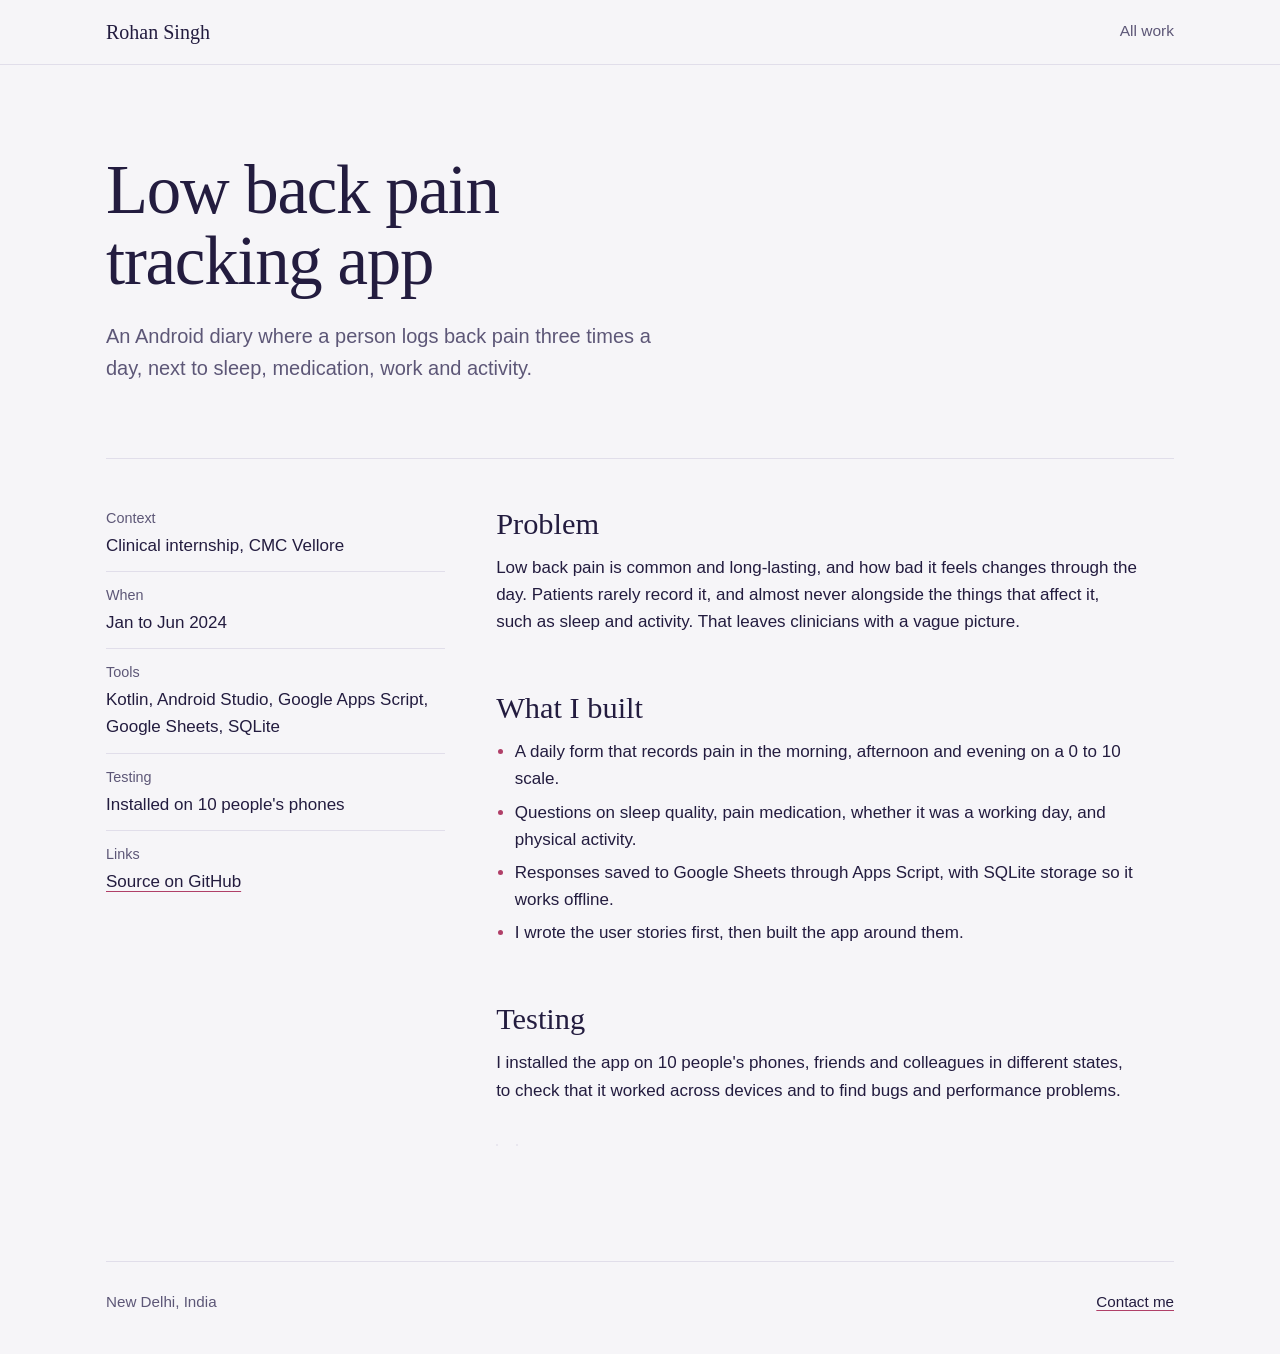
<file: lbp_app.html>
<!DOCTYPE html>
<html lang="en">
<head>
  <meta charset="UTF-8">
  <title>Low back pain tracking app | Rohan Singh</title>
  <meta http-equiv="refresh" content="0; url=Assets/app_project.html">
  <link rel="canonical" href="https://rxrohans.github.io/Assets/app_project.html">
</head>
<body><p><a href="Assets/app_project.html">Open the low back pain app page</a></p></body>
</html>
</file>
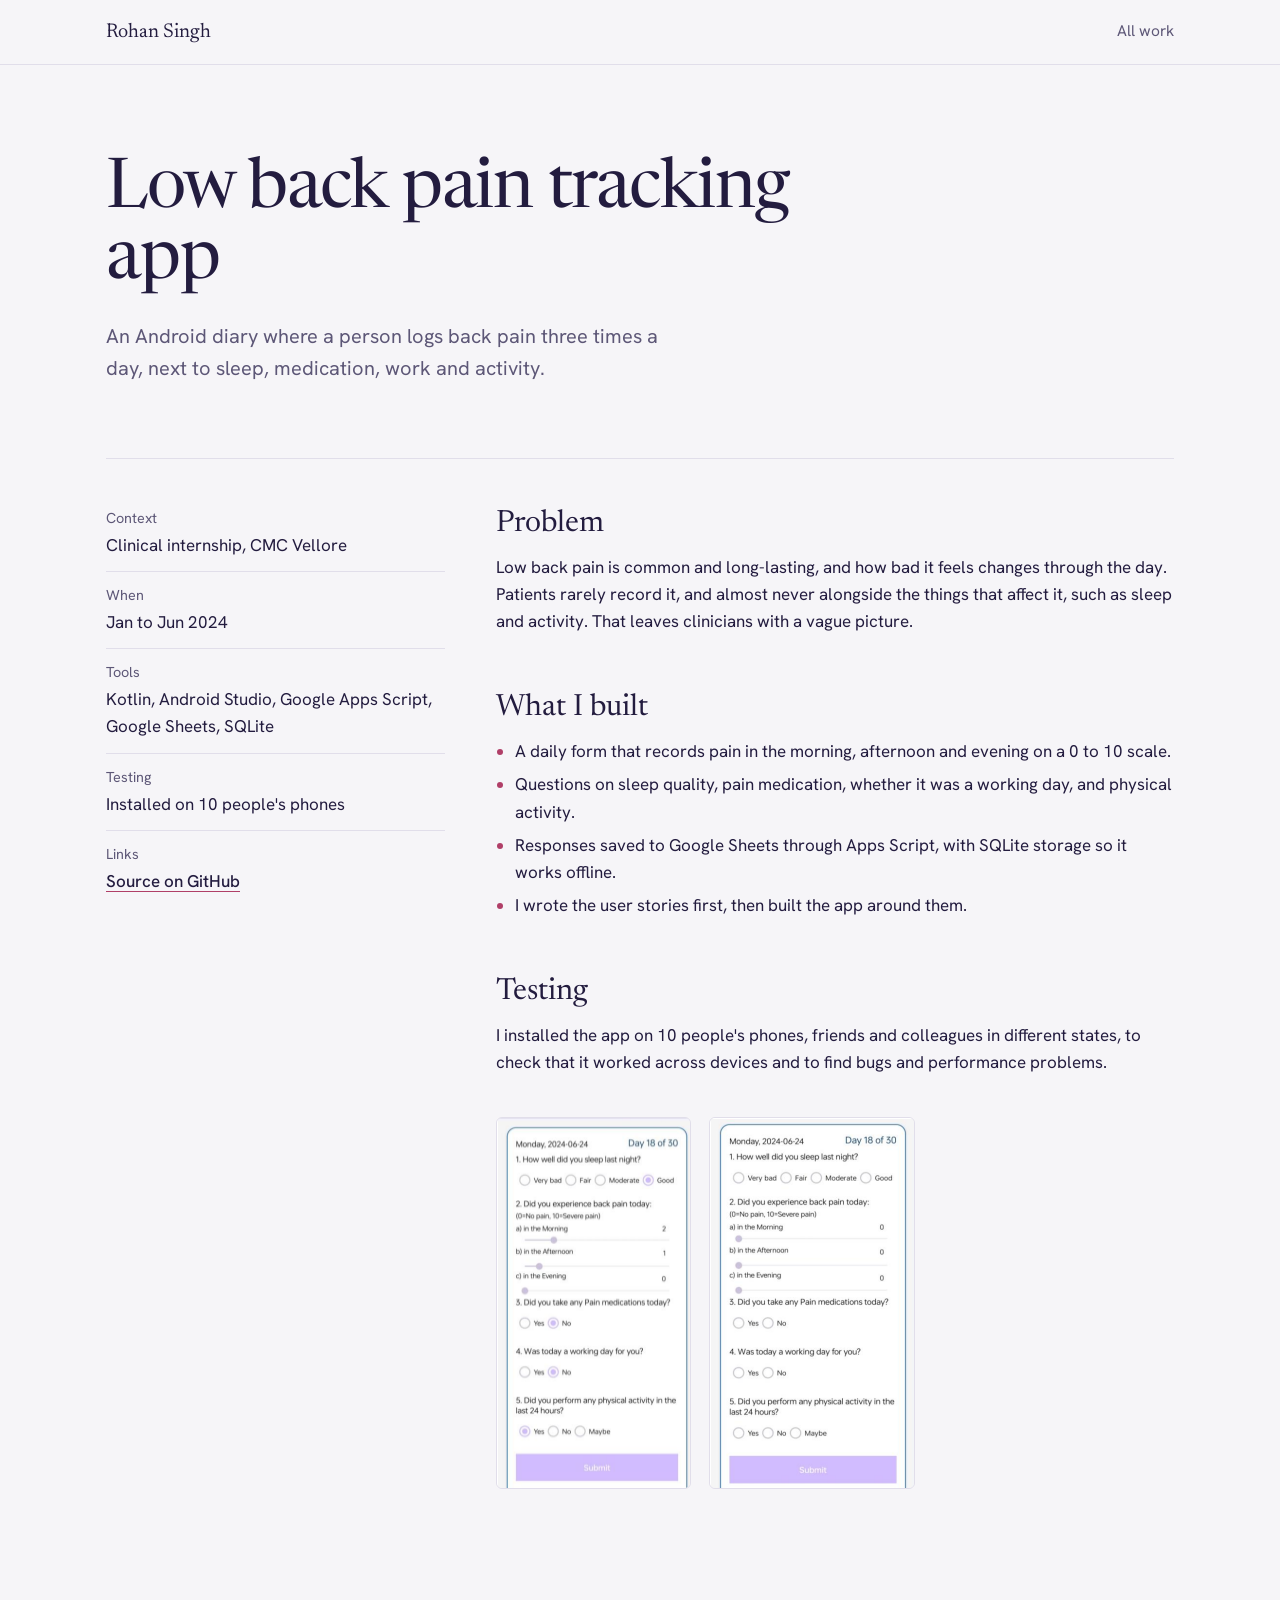
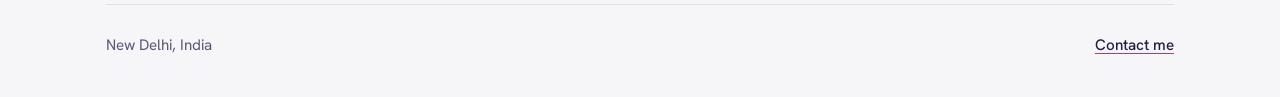
<file: Assets/app_project.html>
<!DOCTYPE html>
<html lang="en">
<head>
  <meta charset="UTF-8">
  <meta name="viewport" content="width=device-width, initial-scale=1">
  <title>Low back pain tracking app | Rohan Singh</title>
  <meta name="description" content="An Android app for logging low back pain across the day alongside sleep, medication, work and activity.">
  <meta name="theme-color" content="#231C3F">
  <link rel="icon" href="data:image/svg+xml,%3Csvg xmlns='http://www.w3.org/2000/svg' viewBox='0 0 64 64'%3E%3Crect width='64' height='64' rx='12' fill='%23231C3F'/%3E%3Ccircle cx='32' cy='32' r='13' fill='none' stroke='%23E7A9BE' stroke-width='5'/%3E%3C/svg%3E">
  <link rel="preconnect" href="https://fonts.googleapis.com">
  <link rel="preconnect" href="https://fonts.gstatic.com" crossorigin>
  <link href="https://fonts.googleapis.com/css2?family=Hanken+Grotesk:wght@400;500;600&family=Newsreader:ital,opsz,wght@0,6..72,400;0,6..72,500;1,6..72,400&display=swap" rel="stylesheet">
  <link rel="stylesheet" href="project.css">
</head>
<body>
  <header class="top">
    <div class="wrap">
      <a class="brand" href="../index.html">Rohan Singh</a>
      <a class="back" href="../index.html#work">All work</a>
    </div>
  </header>
  <main>
    <div class="wrap">
      <div class="title">
        <h1>Low back pain tracking app</h1>
        <p class="lede">An Android diary where a person logs back pain three times a day, next to sleep, medication, work and activity.</p>
      </div>
      <div class="layout">
        <dl class="facts">
          <div><dt>Context</dt><dd>Clinical internship, CMC Vellore</dd></div>
          <div><dt>When</dt><dd>Jan to Jun 2024</dd></div>
          <div><dt>Tools</dt><dd>Kotlin, Android Studio, Google Apps Script, Google Sheets, SQLite</dd></div>
          <div><dt>Testing</dt><dd>Installed on 10 people's phones</dd></div>
          <div><dt>Links</dt><dd><a href="https://github.com/Rxrohans/App-Project" target="_blank" rel="noopener">Source on GitHub</a></dd></div>
        </dl>
        <div class="body">
          <section>
            <h2>Problem</h2>
            <p>Low back pain is common and long-lasting, and how bad it feels changes through the day. Patients rarely record it, and almost never alongside the things that affect it, such as sleep and activity. That leaves clinicians with a vague picture.</p>
          </section>
          <section>
            <h2>What I built</h2>
            <ul>
              <li>A daily form that records pain in the morning, afternoon and evening on a 0 to 10 scale.</li>
              <li>Questions on sleep quality, pain medication, whether it was a working day, and physical activity.</li>
              <li>Responses saved to Google Sheets through Apps Script, with SQLite storage so it works offline.</li>
              <li>I wrote the user stories first, then built the app around them.</li>
            </ul>
          </section>
          <section>
            <h2>Testing</h2>
            <p>I installed the app on 10 people's phones, friends and colleagues in different states, to check that it worked across devices and to find bugs and performance problems.</p>
            <figure class="media shots">
              <img src="../UI_Screenshots/App_UI_unfilled.png" width="193" height="365" alt="Empty daily survey screen" loading="lazy">
              <img src="../UI_Screenshots/App_UI.png" width="204" height="370" alt="Filled daily survey screen with sleep rating, pain sliders and medication answers" loading="lazy">
            </figure>
          </section>
        </div>
      </div>
    </div>
  </main>
  <footer>
    <div class="wrap">
      <div class="next"><span>New Delhi, India</span><a href="../index.html#contact">Contact me</a></div>
    </div>
  </footer>
</body>
</html>
</file>
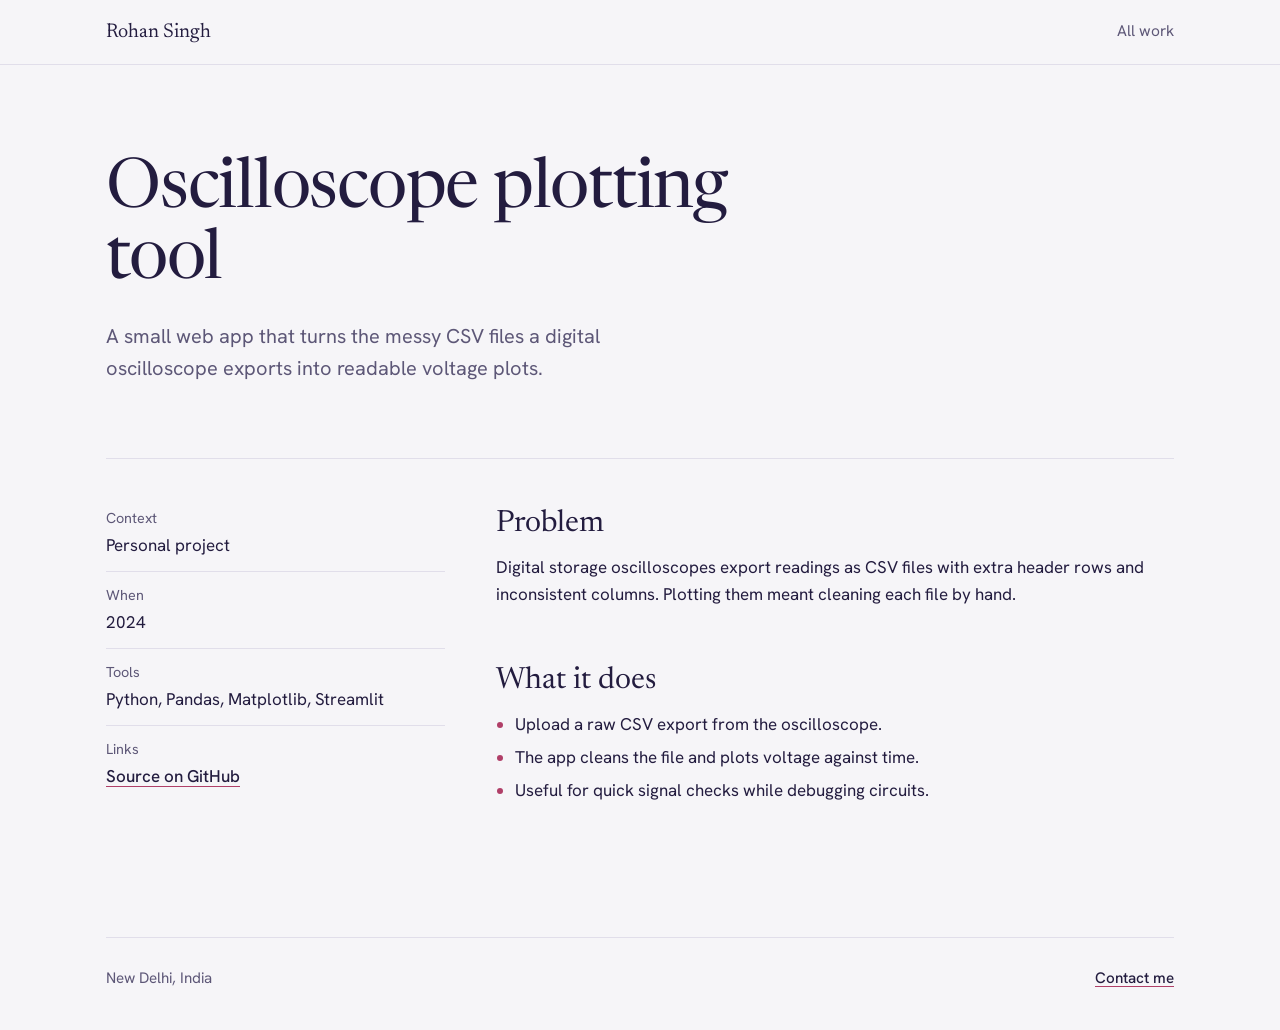
<file: Assets/dso_graph_webapp.html>
<!DOCTYPE html>
<html lang="en">
<head>
  <meta charset="UTF-8">
  <meta name="viewport" content="width=device-width, initial-scale=1">
  <title>Oscilloscope plotting tool | Rohan Singh</title>
  <meta name="description" content="A Streamlit app that reads oscilloscope CSV exports and plots voltage against time.">
  <meta name="theme-color" content="#231C3F">
  <link rel="icon" href="data:image/svg+xml,%3Csvg xmlns='http://www.w3.org/2000/svg' viewBox='0 0 64 64'%3E%3Crect width='64' height='64' rx='12' fill='%23231C3F'/%3E%3Ccircle cx='32' cy='32' r='13' fill='none' stroke='%23E7A9BE' stroke-width='5'/%3E%3C/svg%3E">
  <link rel="preconnect" href="https://fonts.googleapis.com">
  <link rel="preconnect" href="https://fonts.gstatic.com" crossorigin>
  <link href="https://fonts.googleapis.com/css2?family=Hanken+Grotesk:wght@400;500;600&family=Newsreader:ital,opsz,wght@0,6..72,400;0,6..72,500;1,6..72,400&display=swap" rel="stylesheet">
  <link rel="stylesheet" href="project.css">
</head>
<body>
  <header class="top">
    <div class="wrap">
      <a class="brand" href="../index.html">Rohan Singh</a>
      <a class="back" href="../index.html#work">All work</a>
    </div>
  </header>
  <main>
    <div class="wrap">
      <div class="title">
        <h1>Oscilloscope plotting tool</h1>
        <p class="lede">A small web app that turns the messy CSV files a digital oscilloscope exports into readable voltage plots.</p>
      </div>
      <div class="layout">
        <dl class="facts">
          <div><dt>Context</dt><dd>Personal project</dd></div>
          <div><dt>When</dt><dd>2024</dd></div>
          <div><dt>Tools</dt><dd>Python, Pandas, Matplotlib, Streamlit</dd></div>
          <div><dt>Links</dt><dd><a href="https://github.com/Rxrohans/DSO_graph_WebApp" target="_blank" rel="noopener">Source on GitHub</a></dd></div>
        </dl>
        <div class="body">
          <section>
            <h2>Problem</h2>
            <p>Digital storage oscilloscopes export readings as CSV files with extra header rows and inconsistent columns. Plotting them meant cleaning each file by hand.</p>
          </section>
          <section>
            <h2>What it does</h2>
            <ul>
              <li>Upload a raw CSV export from the oscilloscope.</li>
              <li>The app cleans the file and plots voltage against time.</li>
              <li>Useful for quick signal checks while debugging circuits.</li>
            </ul>
          </section>
        </div>
      </div>
    </div>
  </main>
  <footer>
    <div class="wrap">
      <div class="next"><span>New Delhi, India</span><a href="../index.html#contact">Contact me</a></div>
    </div>
  </footer>
</body>
</html>
</file>
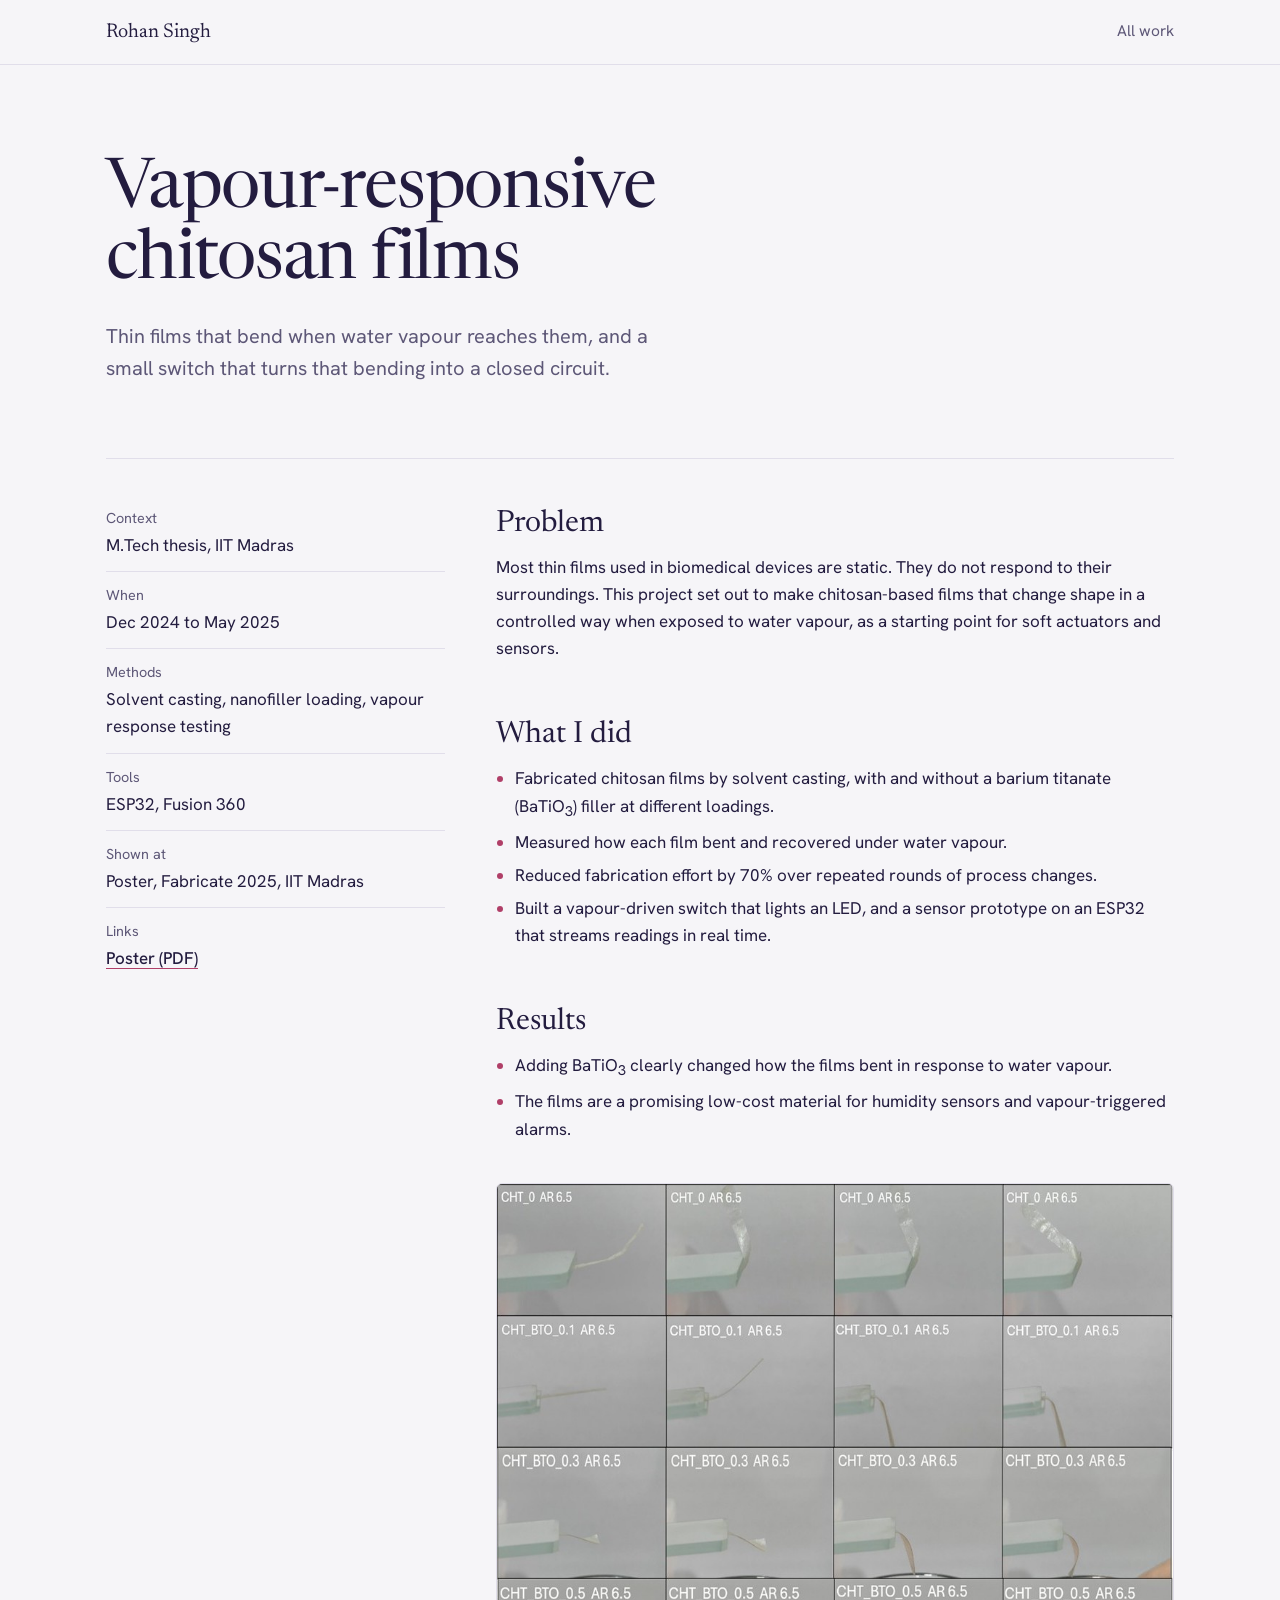
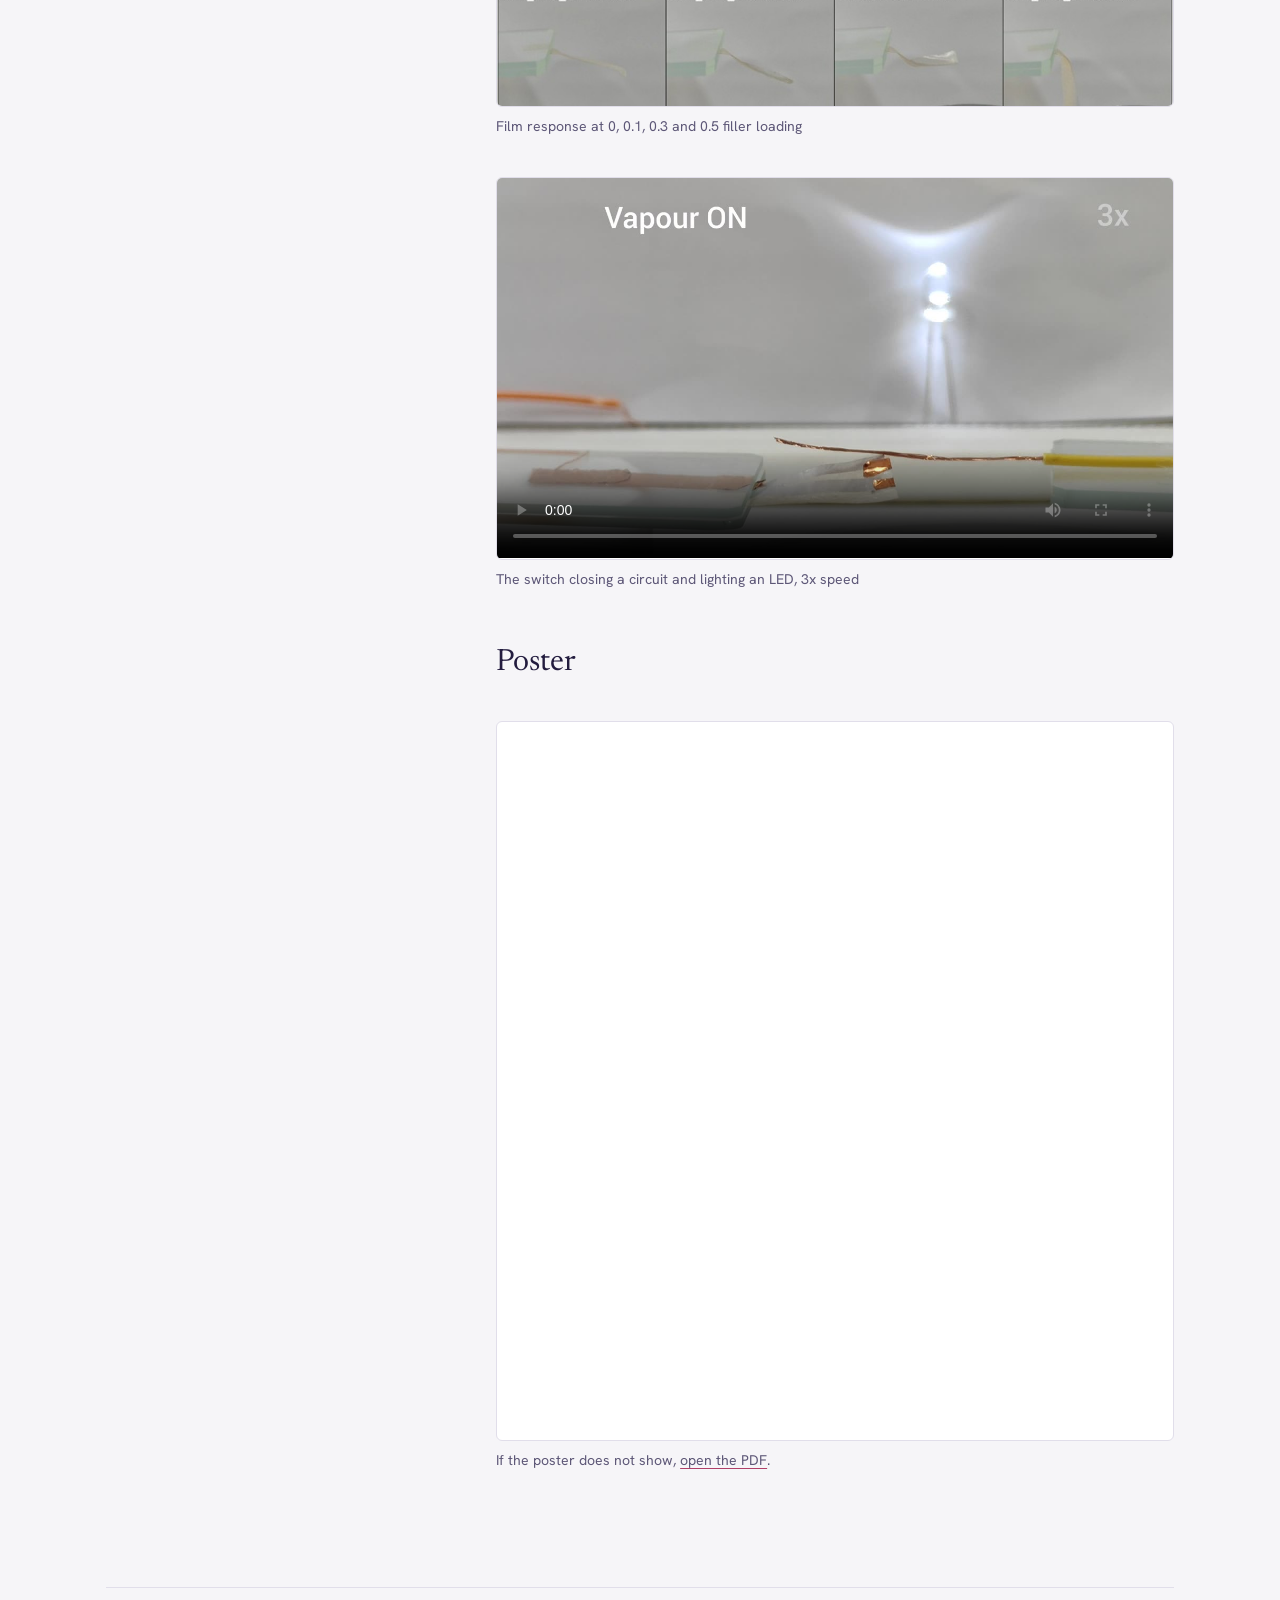
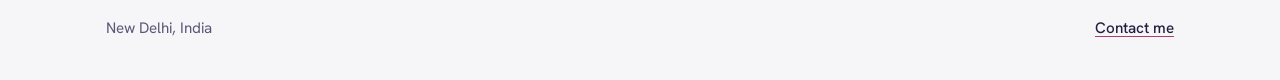
<file: Assets/MTech.html>
<!DOCTYPE html>
<html lang="en">
<head>
  <meta charset="UTF-8">
  <meta name="viewport" content="width=device-width, initial-scale=1">
  <title>Vapour-responsive chitosan films | Rohan Singh</title>
  <meta name="description" content="M.Tech thesis at IIT Madras on chitosan films that change shape in water vapour, and a vapour-driven switch.">
  <meta name="theme-color" content="#231C3F">
  <link rel="icon" href="data:image/svg+xml,%3Csvg xmlns='http://www.w3.org/2000/svg' viewBox='0 0 64 64'%3E%3Crect width='64' height='64' rx='12' fill='%23231C3F'/%3E%3Ccircle cx='32' cy='32' r='13' fill='none' stroke='%23E7A9BE' stroke-width='5'/%3E%3C/svg%3E">
  <link rel="preconnect" href="https://fonts.googleapis.com">
  <link rel="preconnect" href="https://fonts.gstatic.com" crossorigin>
  <link href="https://fonts.googleapis.com/css2?family=Hanken+Grotesk:wght@400;500;600&family=Newsreader:ital,opsz,wght@0,6..72,400;0,6..72,500;1,6..72,400&display=swap" rel="stylesheet">
  <link rel="stylesheet" href="project.css">
</head>
<body>
  <header class="top">
    <div class="wrap">
      <a class="brand" href="../index.html">Rohan Singh</a>
      <a class="back" href="../index.html#work">All work</a>
    </div>
  </header>
  <main>
    <div class="wrap">
      <div class="title">
        <h1>Vapour-responsive chitosan films</h1>
        <p class="lede">Thin films that bend when water vapour reaches them, and a small switch that turns that bending into a closed circuit.</p>
      </div>
      <div class="layout">
        <dl class="facts">
          <div><dt>Context</dt><dd>M.Tech thesis, IIT Madras</dd></div>
          <div><dt>When</dt><dd>Dec 2024 to May 2025</dd></div>
          <div><dt>Methods</dt><dd>Solvent casting, nanofiller loading, vapour response testing</dd></div>
          <div><dt>Tools</dt><dd>ESP32, Fusion 360</dd></div>
          <div><dt>Shown at</dt><dd>Poster, Fabricate 2025, IIT Madras</dd></div>
          <div><dt>Links</dt><dd><a href="Rohan_Fabricate_Poster.pdf" target="_blank" rel="noopener">Poster (PDF)</a></dd></div>
        </dl>
        <div class="body">
          <section>
            <h2>Problem</h2>
            <p>Most thin films used in biomedical devices are static. They do not respond to their surroundings. This project set out to make chitosan-based films that change shape in a controlled way when exposed to water vapour, as a starting point for soft actuators and sensors.</p>
          </section>
          <section>
            <h2>What I did</h2>
            <ul>
              <li>Fabricated chitosan films by solvent casting, with and without a barium titanate (BaTiO<sub>3</sub>) filler at different loadings.</li>
              <li>Measured how each film bent and recovered under water vapour.</li>
              <li>Reduced fabrication effort by 70% over repeated rounds of process changes.</li>
              <li>Built a vapour-driven switch that lights an LED, and a sensor prototype on an ESP32 that streams readings in real time.</li>
            </ul>
          </section>
          <section>
            <h2>Results</h2>
            <ul>
              <li>Adding BaTiO<sub>3</sub> clearly changed how the films bent in response to water vapour.</li>
              <li>The films are a promising low-cost material for humidity sensors and vapour-triggered alarms.</li>
            </ul>
            <figure class="media">
              <img src="Water_Vapour_response.jpg" width="932" height="720" alt="Grid of film strips bending in water vapour, one row per filler amount" loading="lazy">
              <figcaption>Film response at 0, 0.1, 0.3 and 0.5 filler loading</figcaption>
            </figure>
            <figure class="media">
              <video controls preload="metadata" poster="vapor_switch_poster.jpg" width="1280" height="720">
                <source src="vapor_switch_web.mp4" type="video/mp4">
              </video>
              <figcaption>The switch closing a circuit and lighting an LED, 3x speed</figcaption>
            </figure>
          </section>
          <section>
            <h2>Poster</h2>
            <figure class="media">
              <iframe src="Rohan_Fabricate_Poster.pdf" title="Fabricate 2025 poster" loading="lazy"></iframe>
              <figcaption>If the poster does not show, <a href="Rohan_Fabricate_Poster.pdf" target="_blank" rel="noopener">open the PDF</a>.</figcaption>
            </figure>
          </section>
        </div>
      </div>
    </div>
  </main>
  <footer>
    <div class="wrap">
      <div class="next"><span>New Delhi, India</span><a href="../index.html#contact">Contact me</a></div>
    </div>
  </footer>
</body>
</html>
</file>
<file: Assets/project.css>
:root {
  color-scheme: light;
  --serif: 'Newsreader', Georgia, 'Times New Roman', serif;
  --sans: 'Hanken Grotesk', 'Helvetica Neue', Arial, sans-serif;
  --page: #F6F5F8;
  --sheet: #FFFFFF;
  --ink: #231C3F;
  --ink-soft: #5D5777;
  --mark: #B03F68;
  --wash: #F3DCE5;
  --rule: #E1DEEA;
  --wrap: 1180px;
  --gutter: clamp(20px, 4.5vw, 56px);
}
*, *::before, *::after { box-sizing: border-box; }
html { scroll-behavior: smooth; }
body {
  margin: 0;
  background: var(--page);
  color: var(--ink);
  font-family: var(--sans);
  font-size: 1.0625rem;
  line-height: 1.6;
  -webkit-font-smoothing: antialiased;
}
h1, h2, h3 { margin: 0; font-family: var(--serif); font-weight: 400; }
p { margin: 0 0 0.9em; }
a { color: inherit; text-decoration-color: var(--mark); text-decoration-thickness: 1px; text-underline-offset: 0.22em; }
a:hover { color: var(--mark); }
:focus-visible { outline: 2px solid var(--mark); outline-offset: 3px; border-radius: 2px; }
img, video, iframe { display: block; max-width: 100%; }
.wrap { max-width: var(--wrap); margin: 0 auto; padding: 0 var(--gutter); }

.top { border-bottom: 1px solid var(--rule); }
.top .wrap { display: flex; align-items: center; justify-content: space-between; height: 64px; }
.brand { font-family: var(--serif); font-size: 1.25rem; text-decoration: none; }
.brand:hover { color: var(--ink); }
.top a.back { text-decoration: none; color: var(--ink-soft); font-size: 0.97rem; border-bottom: 1px solid transparent; padding: 6px 0; }
.top a.back:hover { color: var(--ink); border-bottom-color: var(--mark); }

.title { padding: clamp(44px, 7vw, 96px) 0 clamp(32px, 5vw, 56px); }
.title h1 { font-size: clamp(2.3rem, 5.4vw, 4.3rem); line-height: 1.04; letter-spacing: -0.018em; font-variation-settings: 'opsz' 72; max-width: 18ch; }
.title .lede { margin-top: 22px; font-size: clamp(1.08rem, 1.6vw, 1.25rem); color: var(--ink-soft); max-width: 52ch; }

.layout { display: grid; grid-template-columns: minmax(0, 4fr) minmax(0, 8fr); gap: clamp(24px, 4vw, 56px); padding-bottom: clamp(64px, 9vw, 120px); border-top: 1px solid var(--rule); padding-top: clamp(32px, 4vw, 48px); }
.facts { margin: 0; align-self: start; position: sticky; top: 24px; }
.facts div { padding: 12px 0; border-top: 1px solid var(--rule); }
.facts div:first-child { border-top: 0; padding-top: 0; }
.facts dt { font-size: 0.9rem; color: var(--ink-soft); }
.facts dd { margin: 2px 0 0; }
.facts dd a { font-weight: 500; }
.facts dd a + a { margin-left: 16px; }

.body { max-width: 68ch; }
.body h2 { font-size: clamp(1.5rem, 2.4vw, 1.9rem); line-height: 1.15; font-variation-settings: 'opsz' 36; margin: 0 0 12px; }
.body section + section { margin-top: clamp(36px, 5vw, 56px); }
.body ul { margin: 0 0 1em; padding-left: 1.1em; }
.body li { margin-bottom: 6px; }
.body li::marker { color: var(--mark); }
.people { list-style: none; padding: 0 !important; display: grid; grid-template-columns: minmax(0, 1fr) minmax(0, 1fr); gap: 0 28px; }
.people li { padding: 12px 0; border-top: 1px solid var(--rule); margin: 0; }
.people strong { display: block; font-weight: 600; }
.people span { color: var(--ink-soft); font-size: 0.95rem; }

.media { margin: clamp(28px, 4vw, 40px) 0 0; }
.media img, .media video, .media iframe { width: 100%; height: auto; border-radius: 6px; border: 1px solid var(--rule); background: var(--sheet); }
.media iframe { height: min(80vh, 760px); }
.media figcaption { font-size: 0.88rem; color: var(--ink-soft); margin-top: 8px; }
.shots { display: flex; flex-wrap: wrap; gap: 18px; }
.shots img { width: auto; max-height: 420px; }

.next { border-top: 1px solid var(--rule); padding: 28px 0 40px; display: flex; justify-content: space-between; gap: 20px; flex-wrap: wrap; color: var(--ink-soft); font-size: 0.95rem; }
.next a { color: var(--ink); font-weight: 500; }

@media (max-width: 820px) {
  .layout { grid-template-columns: minmax(0, 1fr); }
  .facts { position: static; display: grid; grid-template-columns: minmax(0, 1fr) minmax(0, 1fr); gap: 0 20px; }
  .facts div:nth-child(2) { border-top: 0; padding-top: 0; }
}
@media (max-width: 520px) {
  .facts, .people { grid-template-columns: minmax(0, 1fr); }
  .facts div:nth-child(2) { border-top: 1px solid var(--rule); padding-top: 12px; }
}
@media (prefers-reduced-motion: reduce) { html { scroll-behavior: auto; } }
</file>
